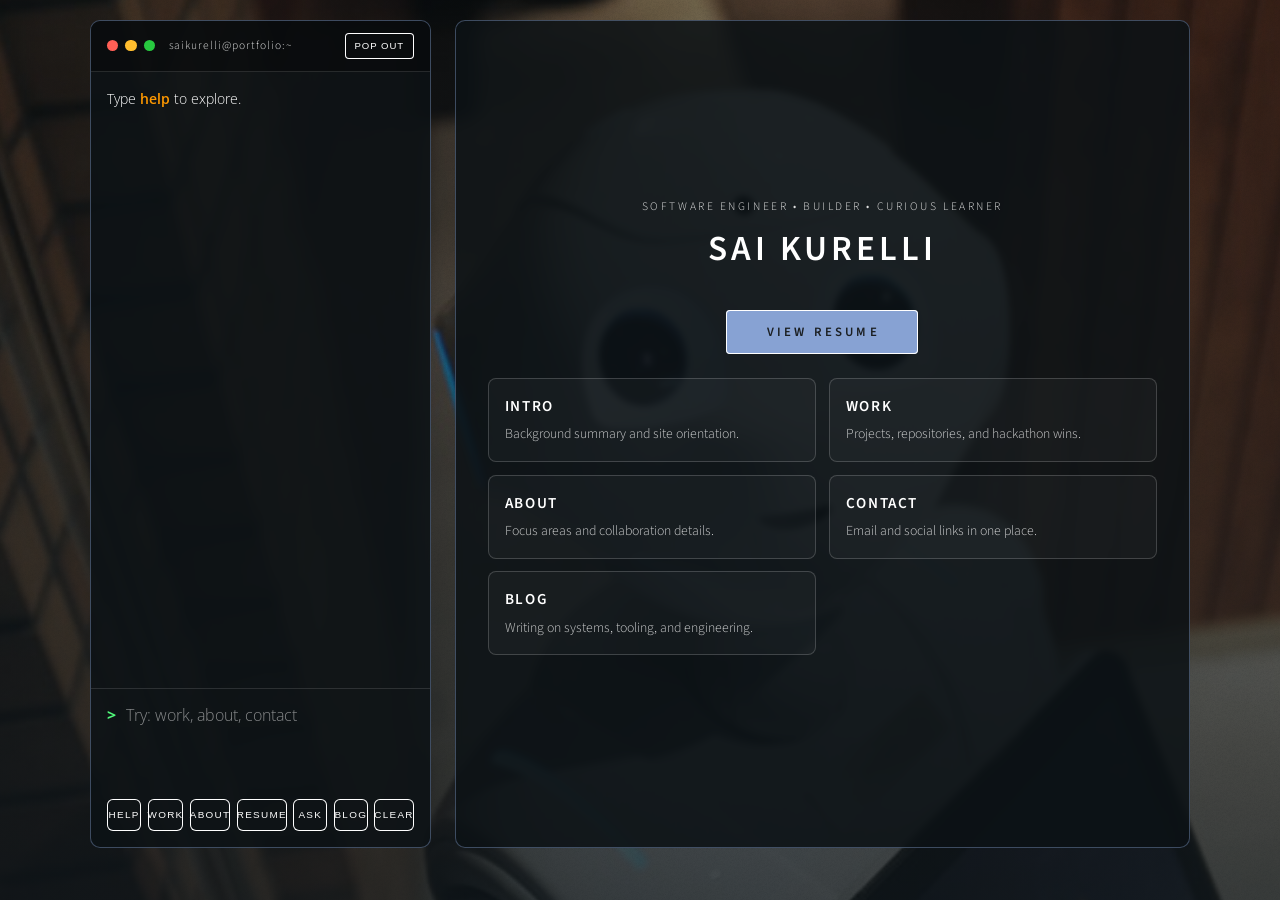
<file: index.html>
<!DOCTYPE HTML>
<!--
	Hi, thanks for checking out this website.
	Thanks to HTML5 UP for the website framework - it would have been a lot harder without it.
-->
<html>
	<head>
		<title>Sai Kurelli's website</title>
		<meta charset="utf-8" />
		<meta name="viewport" content="width=device-width, initial-scale=1, user-scalable=no" />
		<link rel="preconnect" href="https://fonts.googleapis.com" />
		<link rel="preconnect" href="https://fonts.gstatic.com" crossorigin />
		<link href="https://fonts.googleapis.com/css2?family=Open+Sans:wght@400;600;700&display=swap" rel="stylesheet" />
		<link rel="stylesheet" href="assets/css/main.css" />
		<noscript><link rel="stylesheet" href="assets/css/noscript.css" /></noscript>
	</head>
	<body class="is-preload">

		<!-- Wrapper -->
			<div id="wrapper">

				<!-- Header -->
					<header id="header">
						<div class="redesign-shell">
							<section class="terminal-pane" aria-label="Terminal preview">
								<div class="terminal-topbar">
									<span class="dot red" aria-hidden="true"></span>
									<span class="dot yellow" aria-hidden="true"></span>
									<span class="dot green" aria-hidden="true"></span>
									<p class="terminal-title">saikurelli@portfolio:~</p>
									<button type="button" id="terminal-popout" class="terminal-popout-btn" aria-label="Toggle terminal pop out">Pop Out</button>
								</div>
								<div class="terminal-output" id="terminal-output" aria-live="polite">
									<div class="terminal-line">Type <span class="code">help</span> to explore.</div>
								</div>
								<form id="terminal-form" class="terminal-input-row">
									<label for="terminal-input" class="sr-only">Terminal command</label>
									<span class="prompt">&gt;</span>
									<input type="text" id="terminal-input" autocomplete="off" placeholder="Try: work, about, contact" />
								</form>
								<div class="terminal-suggestions" id="terminal-suggestions"></div>
								<div class="terminal-controls">
									<button type="button" class="terminal-control" data-terminal-cmd="help" aria-label="Execute help command">Help</button>
									<button type="button" class="terminal-control" data-terminal-cmd="work" aria-label="Execute work command">Work</button>
									<button type="button" class="terminal-control" data-terminal-cmd="about" aria-label="Execute about command">About</button>
									<button type="button" class="terminal-control" data-terminal-cmd="resume" aria-label="Execute resume command">Resume</button>
									<button type="button" class="terminal-control" data-terminal-cmd="ask" aria-label="Execute ask command">Ask</button>
									<button type="button" class="terminal-control" data-terminal-cmd="blog" aria-label="Execute blog command">Blog</button>
									<button type="button" class="terminal-control" data-terminal-cmd="clear" aria-label="Clear terminal output">Clear</button>
								</div>
							</section>

							<section class="hero-pane">
								<p class="eyebrow">Software Engineer • Builder • Curious Learner</p>
								<h1>Sai Kurelli</h1>
								<div class="hero-body">
								<div class="resume-row">
									<a href="#resume" class="button primary">View Resume</a>
								</div>
								<div class="content-cards">
									<a href="#intro" class="content-card">
										<h3>Intro</h3>
										<p>Background summary and site orientation.</p>
									</a>
									<a href="#work" class="content-card">
										<h3>Work</h3>
										<p>Projects, repositories, and hackathon wins.</p>
									</a>
									<a href="#about" class="content-card">
										<h3>About</h3>
										<p>Focus areas and collaboration details.</p>
									</a>
									<a href="#contact" class="content-card">
										<h3>Contact</h3>
										<p>Email and social links in one place.</p>
									</a>
									<a href="/blog/" class="content-card">
										<h3>Blog</h3>
										<p>Writing on systems, tooling, and engineering.</p>
									</a>
								</div>
								</div>
							</section>
						</div>
					</header>

				<!-- Main -->
					<div id="main">

						<!-- Intro -->
							<article id="intro">
								<h2 class="major">Introduction</h2>
								<p>Hi there, my name is Sairaja Kurelli and I go by Sai Kurelli. I studied Computer Science at the University of Texas at Austin. By the way, check out my <a href="#work">awesome work</a> while you're here.</p>
								<ul>
									<li>You can find my resume at <a href="https://saikurelli.github.io/resume/">saikurelli.github.io/resume</a>.</li>
									<li>Hope you enjoy this terminal-inspired layout to make navigation fast and fun!</li>
									<li>My current focus is backend systems, exploring high-level system design concepts, and developer tooling.</li>
								</ul>
							</article>

						<!-- Work -->
							<article id="work">
								<h2 class="major">Work</h2>
								<p>Here’s my <a href="https://github.com/saikurelli">GitHub</a>, which gives a good view of what I’m working on. The contribution graph may include private projects too, so feel free to ask me about those.</p>
								<p>I also build on <a href="https://devpost.com/saikurelli">Devpost</a> — check out my hackathon submissions and project write-ups there.</p>
								<div class="box">
									<h3>Featured Focus</h3>
									<p>I’m especially interested in terminal-inspired UX patterns, practical automation scripts, and maintainable engineering decisions for real projects.</p>
								</div>
								<ul class="actions">
									<li><a href="https://github.com/saikurelli" class="button primary">Open GitHub</a></li>
									<li><a href="https://devpost.com/saikurelli" class="button">Open Devpost</a></li>
								</ul>
							</article>

						<!-- About -->
							<article id="about">
								<h2 class="major">About</h2>
								<p>I care about building practical software with clear architecture and strong developer experience. At UT Austin, I focused on systems-heavy coursework and stayed active in ACM, a close-knit CS community.</p>
								<p>I enjoy combining technical depth with community involvement and hands-on project work.</p>
								<ul>
									<li>I served as ACM’s Vice President of Finance, helping plan budgets and events.</li>
									<li>I’m still learning, and I’m always looking for ways to improve my skills and have more fun programming.</li>
									<li>I prefer iterative delivery, readable code, and maintainable engineering choices.</li>
								</ul>
							</article>

						<!-- Resume -->
						<article id="resume">
							<h2 class="major">Resume</h2>
							<p>You can view and download my full resume at the link below.</p>
							<ul class="actions">
								<li><a href="https://saikurelli.github.io/resume/" class="button primary" target="_blank" rel="noopener noreferrer">View Full Resume</a></li>
							</ul>
						</article>

					<!-- Contact -->
							<article id="contact">
								<h2 class="major">Contact</h2>
								<p>Here are the best ways to reach me.</p>
								<ul class="icons">
									<li><a href="https://github.com/saikurelli" class="icon brands fa-github"><span class="label">GitHub</span></a></li>
									<li><a href='#' id="email-link" class="icon solid fa-envelope"><span class="label">Email</span></a></li>
									<li><a href="https://www.linkedin.com/in/sai-kurelli/" class="icon brands fa-linkedin"><span class="label">LinkedIn</span></a></li>
								</ul>
								<p>Send me a message and I'll get back to you as soon as I can.</p>
								<p>Email: <span id="email-display"></span></p>
								<form method="post" action="mailto:saikurelli1@gmail.com" enctype="text/plain" name="Sai Kurelli - Website" id="contact-form">
									<div class="fields">
										<div class="field half">
											<label for="name">Name</label>
											<input type="text" name="name" id="name" />
										</div>
										<div class="field half">
											<label for="email">Email</label>
											<input type="text" name="email" id="email" />
										</div>
										<div class="field">
											<label for="message">Message</label>
											<textarea name="message" id="message" rows="4"></textarea>
										</div>
									</div>
									<ul class="actions">
										<li><input type="submit" value="Send Message" class="primary" /></li>
										<li><input type="reset" value="Reset" /></li>
									</ul>
								</form>
							</article>

					</div>

			</div>

		<!-- BG -->
			<div id="bg"></div>

		<!-- Scripts -->
			<script src="assets/js/jquery.min.js"></script>
			<script src="assets/js/browser.min.js"></script>
			<script src="assets/js/breakpoints.min.js"></script>
			<script src="assets/js/util.js"></script>
			<script src="assets/js/main.js"></script>
			<script src="assets/js/terminal.js"></script>
			<script>
				// Email obfuscation to prevent web crawler harvesting
				(function() {
					var user = 'saikur' + 'elli1';
					var domain = 'gm' + 'ail.com';
					var email = user + '@' + domain;
					var mailto = 'mai' + 'lto:' + email;

					// Set email link in icon list
					var emailLink = document.getElementById('email-link');
					if (emailLink) {
						emailLink.href = mailto;
					}

					// Set email display text
					var emailDisplay = document.getElementById('email-display');
					if (emailDisplay) {
						var displayLink = document.createElement('a');
						displayLink.href = mailto;
						displayLink.textContent = email;
						emailDisplay.appendChild(displayLink);
					}

					// Set form action
					var contactForm = document.getElementById('contact-form');
					if (contactForm) {
						contactForm.action = mailto;
					}
				})();
			</script>

	</body>
</html>
</file>
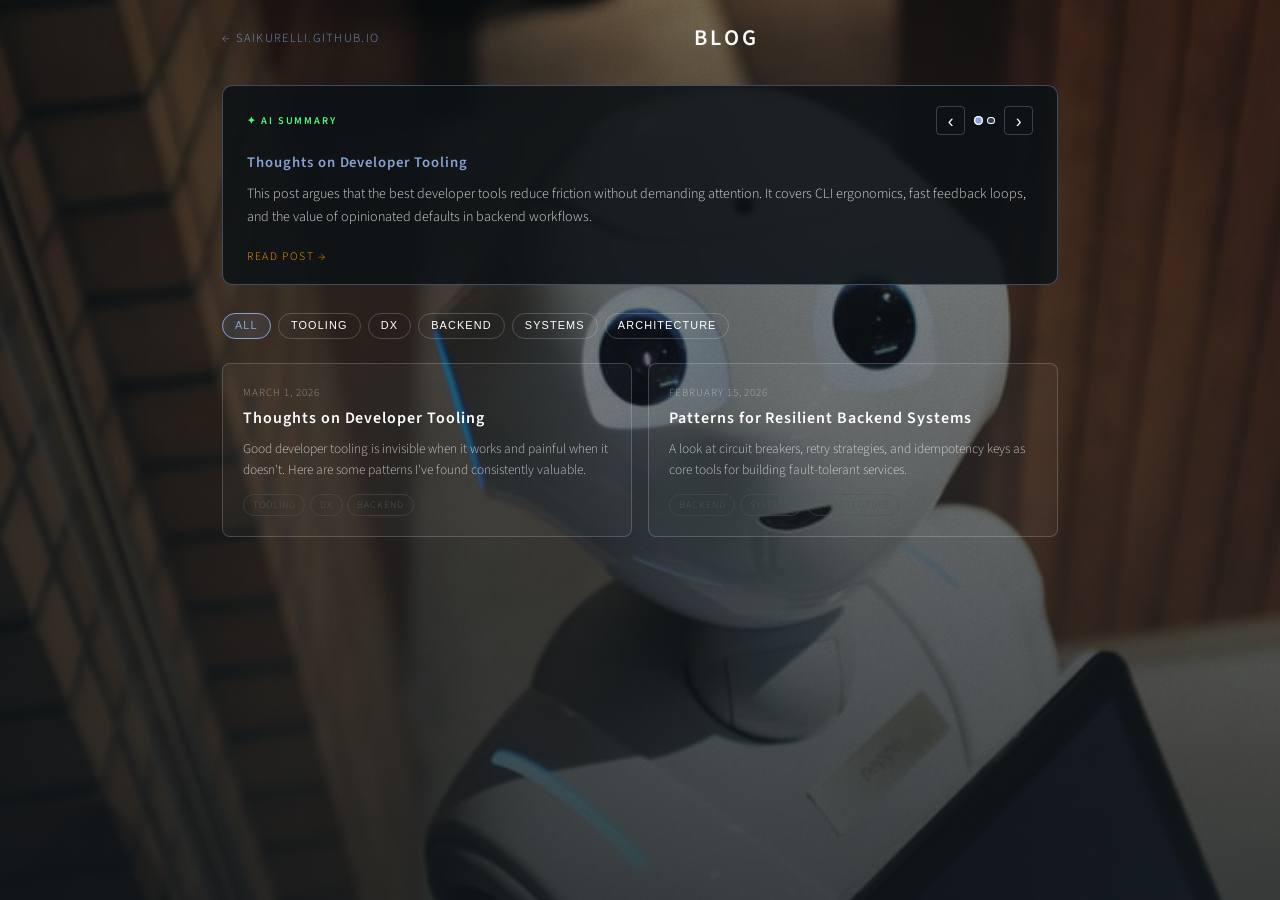
<file: blog/index.html>
<!DOCTYPE HTML>
<html>
	<head>
		<title>Blog — Sai Kurelli</title>
		<meta charset="utf-8" />
		<meta name="viewport" content="width=device-width, initial-scale=1, user-scalable=no" />
		<link rel="preconnect" href="https://fonts.googleapis.com" />
		<link rel="preconnect" href="https://fonts.gstatic.com" crossorigin />
		<link href="https://fonts.googleapis.com/css2?family=Open+Sans:wght@400;600;700&display=swap" rel="stylesheet" />
		<link rel="stylesheet" href="/assets/css/main.css" />
		<link rel="stylesheet" href="/assets/css/blog.css" />
	</head>
	<body class="blog-page">

		<div id="blog-wrapper">

			<!-- Header / nav -->
			<header class="blog-header">
				<a href="/" class="blog-back-link">← saikurelli.github.io</a>
				<h1 class="blog-page-title">Blog</h1>
			</header>

			<!-- AI Summary Slider -->
			<section class="blog-slider" id="blog-slider" aria-label="AI post summaries">
				<div class="slider-header">
					<span class="slider-label">✦ AI Summary</span>
					<div class="slider-nav">
						<button type="button" class="slider-arrow" id="slider-prev" aria-label="Previous post">&#8249;</button>
						<div class="slider-dots" id="slider-dots" role="tablist" aria-label="Slide indicators"></div>
						<button type="button" class="slider-arrow" id="slider-next" aria-label="Next post">&#8250;</button>
					</div>
				</div>
				<div class="slider-track" id="slider-track" aria-live="polite">
					<!-- Slides injected by blog.js -->
				</div>
			</section>

			<!-- Tag filter -->
			<div class="tag-filter" id="tag-filter" role="group" aria-label="Filter posts by tag">
				<!-- Populated by blog.js -->
			</div>

			<!-- Post grid -->
			<div class="post-grid" id="post-grid" aria-live="polite">
				<!-- Cards populated by blog.js -->
				<p class="post-grid-empty">Loading posts&hellip;</p>
			</div>

		</div>

		<!-- BG (matches main site visual) -->
		<div id="bg"></div>

		<script src="/assets/js/blog.js"></script>
	</body>
</html>
</file>
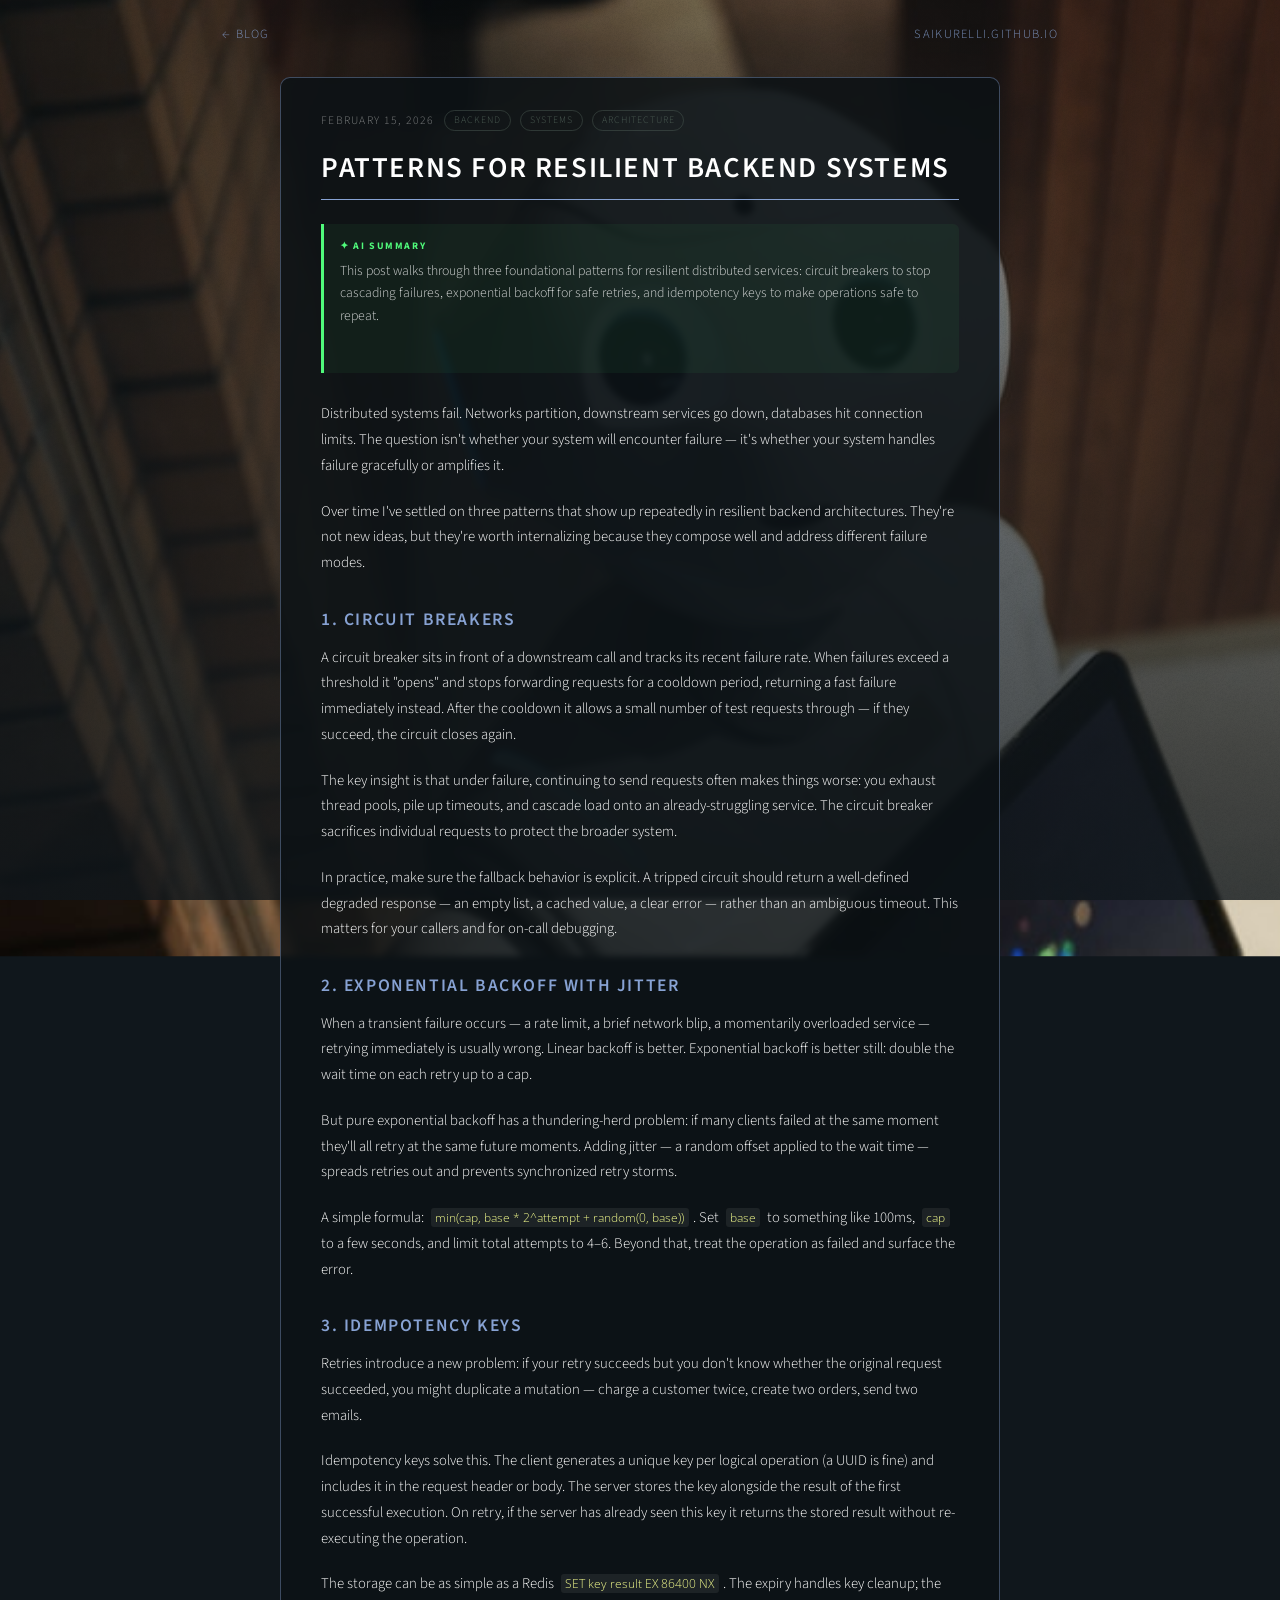
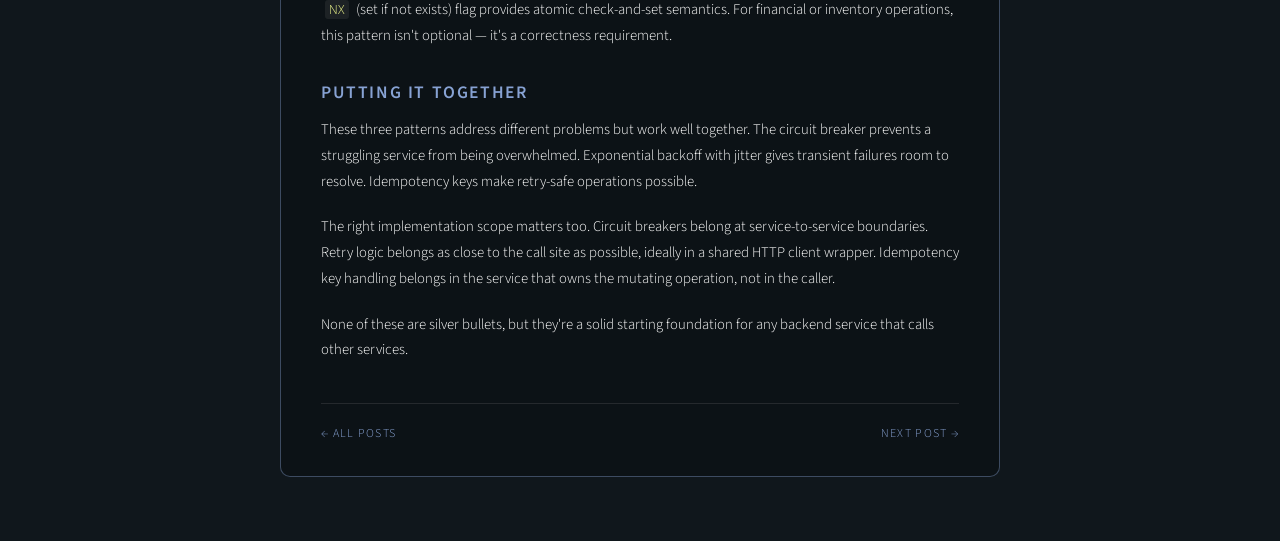
<file: blog/posts/2026-02-15-backend-systems-patterns/index.html>
<!DOCTYPE HTML>
<html>
	<head>
		<title>Patterns for Resilient Backend Systems — Sai Kurelli</title>
		<meta charset="utf-8" />
		<meta name="viewport" content="width=device-width, initial-scale=1, user-scalable=no" />
		<meta name="description" content="A look at circuit breakers, retry strategies, and idempotency keys as core tools for building fault-tolerant services." />
		<link rel="preconnect" href="https://fonts.googleapis.com" />
		<link rel="preconnect" href="https://fonts.gstatic.com" crossorigin />
		<link href="https://fonts.googleapis.com/css2?family=Open+Sans:wght@400;600;700&display=swap" rel="stylesheet" />
		<link rel="stylesheet" href="/assets/css/main.css" />
		<link rel="stylesheet" href="/assets/css/blog.css" />
	</head>
	<body class="blog-page">

		<div id="blog-wrapper">

			<!-- Header / nav -->
			<header class="blog-header">
				<a href="/blog/" class="blog-back-link">← Blog</a>
				<a href="/" class="blog-back-link" style="margin-left:auto;">saikurelli.github.io</a>
			</header>

			<!-- Post article -->
			<article class="blog-post-article">

				<div class="post-meta">
					<span class="post-meta-date">February 15, 2026</span>
					<span class="post-meta-tag">backend</span>
					<span class="post-meta-tag">systems</span>
					<span class="post-meta-tag">architecture</span>
				</div>

				<h1 class="post-heading">Patterns for Resilient Backend Systems</h1>

				<!-- AI Summary callout -->
				<div class="ai-summary-callout" aria-label="AI generated summary">
					<div class="ai-summary-callout-label">✦ AI Summary</div>
					<p class="ai-summary-callout-text">This post walks through three foundational patterns for resilient distributed services: circuit breakers to stop cascading failures, exponential backoff for safe retries, and idempotency keys to make operations safe to repeat.</p>
				</div>

				<div class="post-body">
					<p>
						Distributed systems fail. Networks partition, downstream services go down, databases hit connection limits. The question isn't whether your system will encounter failure — it's whether your system handles failure gracefully or amplifies it.
					</p>
					<p>
						Over time I've settled on three patterns that show up repeatedly in resilient backend architectures. They're not new ideas, but they're worth internalizing because they compose well and address different failure modes.
					</p>

					<h2>1. Circuit Breakers</h2>
					<p>
						A circuit breaker sits in front of a downstream call and tracks its recent failure rate. When failures exceed a threshold it "opens" and stops forwarding requests for a cooldown period, returning a fast failure immediately instead. After the cooldown it allows a small number of test requests through — if they succeed, the circuit closes again.
					</p>
					<p>
						The key insight is that under failure, continuing to send requests often makes things worse: you exhaust thread pools, pile up timeouts, and cascade load onto an already-struggling service. The circuit breaker sacrifices individual requests to protect the broader system.
					</p>
					<p>
						In practice, make sure the fallback behavior is explicit. A tripped circuit should return a well-defined degraded response — an empty list, a cached value, a clear error — rather than an ambiguous timeout. This matters for your callers and for on-call debugging.
					</p>

					<h2>2. Exponential Backoff with Jitter</h2>
					<p>
						When a transient failure occurs — a rate limit, a brief network blip, a momentarily overloaded service — retrying immediately is usually wrong. Linear backoff is better. Exponential backoff is better still: double the wait time on each retry up to a cap.
					</p>
					<p>
						But pure exponential backoff has a thundering-herd problem: if many clients failed at the same moment they'll all retry at the same future moments. Adding jitter — a random offset applied to the wait time — spreads retries out and prevents synchronized retry storms.
					</p>
					<p>
						A simple formula: <code>min(cap, base * 2^attempt + random(0, base))</code>. Set <code>base</code> to something like 100ms, <code>cap</code> to a few seconds, and limit total attempts to 4–6. Beyond that, treat the operation as failed and surface the error.
					</p>

					<h2>3. Idempotency Keys</h2>
					<p>
						Retries introduce a new problem: if your retry succeeds but you don't know whether the original request succeeded, you might duplicate a mutation — charge a customer twice, create two orders, send two emails.
					</p>
					<p>
						Idempotency keys solve this. The client generates a unique key per logical operation (a UUID is fine) and includes it in the request header or body. The server stores the key alongside the result of the first successful execution. On retry, if the server has already seen this key it returns the stored result without re-executing the operation.
					</p>
					<p>
						The storage can be as simple as a Redis <code>SET key result EX 86400 NX</code>. The expiry handles key cleanup; the <code>NX</code> (set if not exists) flag provides atomic check-and-set semantics. For financial or inventory operations, this pattern isn't optional — it's a correctness requirement.
					</p>

					<h2>Putting It Together</h2>
					<p>
						These three patterns address different problems but work well together. The circuit breaker prevents a struggling service from being overwhelmed. Exponential backoff with jitter gives transient failures room to resolve. Idempotency keys make retry-safe operations possible.
					</p>
					<p>
						The right implementation scope matters too. Circuit breakers belong at service-to-service boundaries. Retry logic belongs as close to the call site as possible, ideally in a shared HTTP client wrapper. Idempotency key handling belongs in the service that owns the mutating operation, not in the caller.
					</p>
					<p>
						None of these are silver bullets, but they're a solid starting foundation for any backend service that calls other services.
					</p>
				</div>

				<footer class="post-footer">
					<a href="/blog/" class="post-nav-link">← All Posts</a>
					<a href="/blog/posts/2026-03-01-developer-tooling-thoughts/" class="post-nav-link">Next Post →</a>
				</footer>

			</article>

		</div>

		<!-- BG -->
		<div id="bg"></div>

	</body>
</html>
</file>
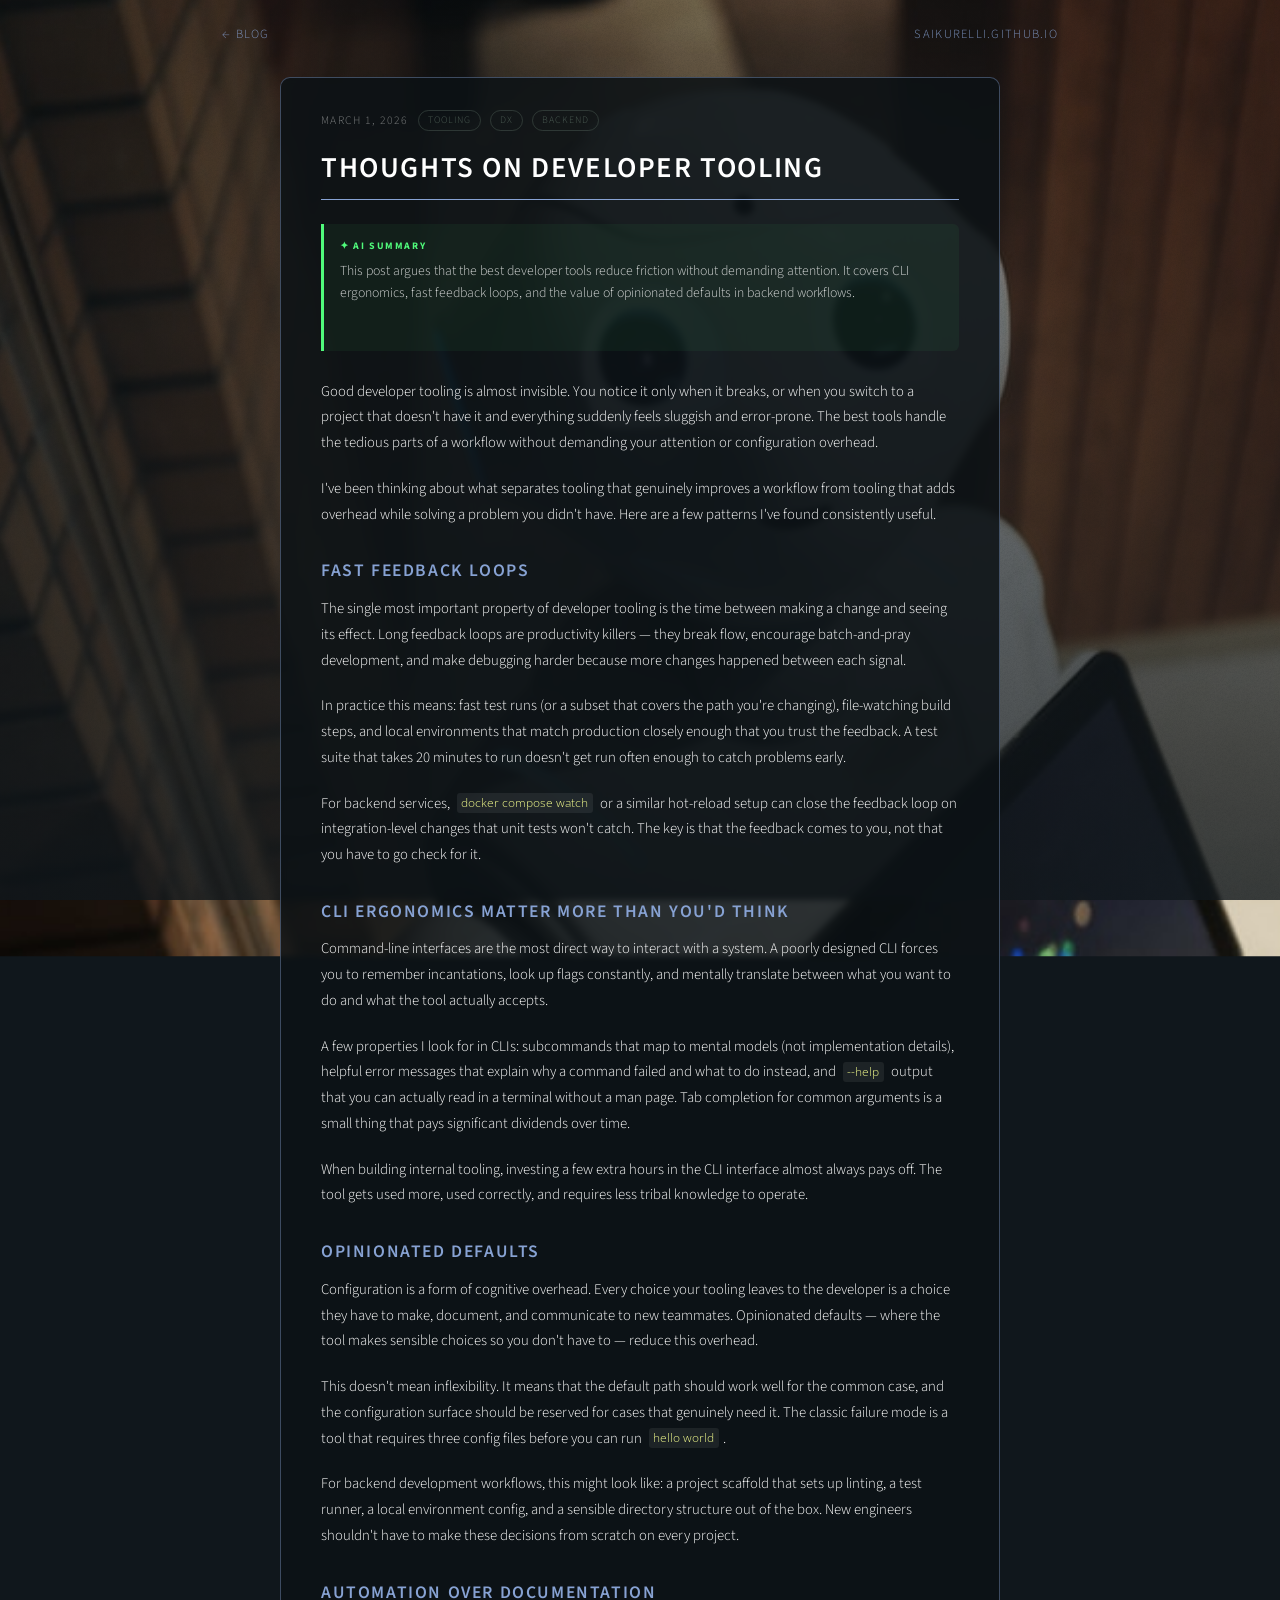
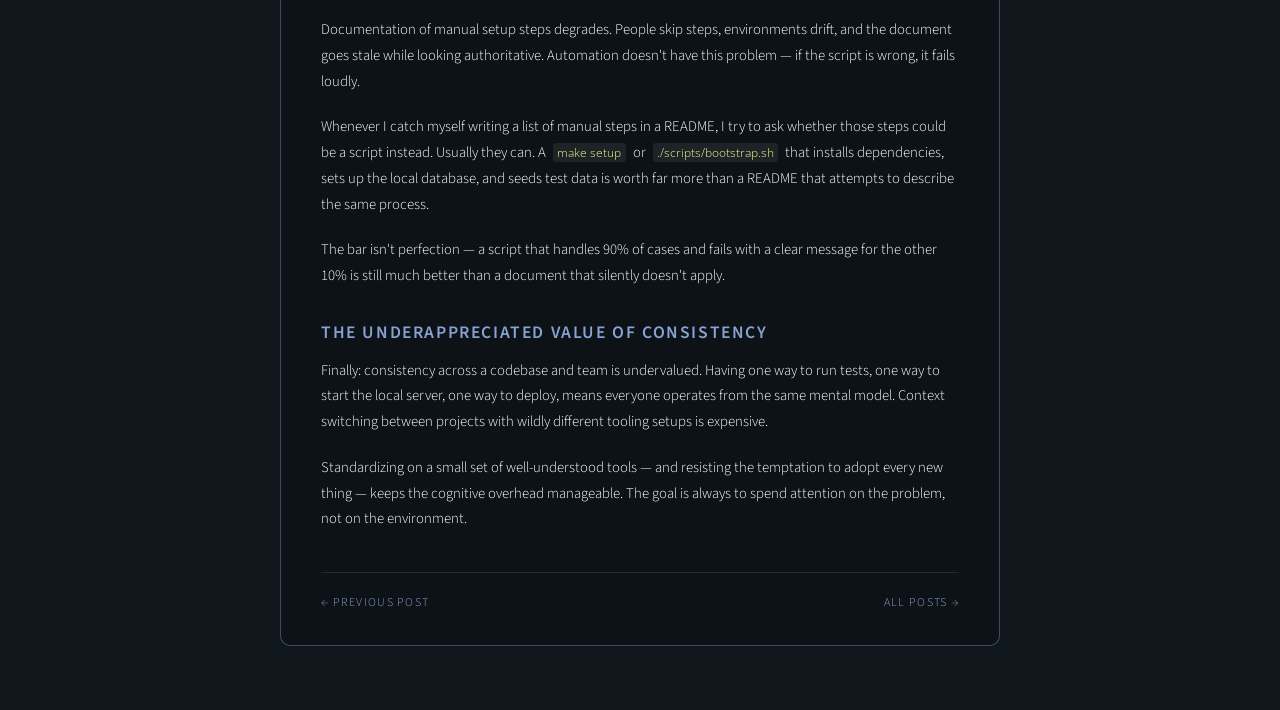
<file: blog/posts/2026-03-01-developer-tooling-thoughts/index.html>
<!DOCTYPE HTML>
<html>
	<head>
		<title>Thoughts on Developer Tooling — Sai Kurelli</title>
		<meta charset="utf-8" />
		<meta name="viewport" content="width=device-width, initial-scale=1, user-scalable=no" />
		<meta name="description" content="Good developer tooling is invisible when it works and painful when it doesn't. Here are some patterns I've found consistently valuable." />
		<link rel="preconnect" href="https://fonts.googleapis.com" />
		<link rel="preconnect" href="https://fonts.gstatic.com" crossorigin />
		<link href="https://fonts.googleapis.com/css2?family=Open+Sans:wght@400;600;700&display=swap" rel="stylesheet" />
		<link rel="stylesheet" href="/assets/css/main.css" />
		<link rel="stylesheet" href="/assets/css/blog.css" />
	</head>
	<body class="blog-page">

		<div id="blog-wrapper">

			<!-- Header / nav -->
			<header class="blog-header">
				<a href="/blog/" class="blog-back-link">← Blog</a>
				<a href="/" class="blog-back-link" style="margin-left:auto;">saikurelli.github.io</a>
			</header>

			<!-- Post article -->
			<article class="blog-post-article">

				<div class="post-meta">
					<span class="post-meta-date">March 1, 2026</span>
					<span class="post-meta-tag">tooling</span>
					<span class="post-meta-tag">dx</span>
					<span class="post-meta-tag">backend</span>
				</div>

				<h1 class="post-heading">Thoughts on Developer Tooling</h1>

				<!-- AI Summary callout -->
				<div class="ai-summary-callout" aria-label="AI generated summary">
					<div class="ai-summary-callout-label">✦ AI Summary</div>
					<p class="ai-summary-callout-text">This post argues that the best developer tools reduce friction without demanding attention. It covers CLI ergonomics, fast feedback loops, and the value of opinionated defaults in backend workflows.</p>
				</div>

				<div class="post-body">
					<p>
						Good developer tooling is almost invisible. You notice it only when it breaks, or when you switch to a project that doesn't have it and everything suddenly feels sluggish and error-prone. The best tools handle the tedious parts of a workflow without demanding your attention or configuration overhead.
					</p>
					<p>
						I've been thinking about what separates tooling that genuinely improves a workflow from tooling that adds overhead while solving a problem you didn't have. Here are a few patterns I've found consistently useful.
					</p>

					<h2>Fast Feedback Loops</h2>
					<p>
						The single most important property of developer tooling is the time between making a change and seeing its effect. Long feedback loops are productivity killers — they break flow, encourage batch-and-pray development, and make debugging harder because more changes happened between each signal.
					</p>
					<p>
						In practice this means: fast test runs (or a subset that covers the path you're changing), file-watching build steps, and local environments that match production closely enough that you trust the feedback. A test suite that takes 20 minutes to run doesn't get run often enough to catch problems early.
					</p>
					<p>
						For backend services, <code>docker compose watch</code> or a similar hot-reload setup can close the feedback loop on integration-level changes that unit tests won't catch. The key is that the feedback comes to you, not that you have to go check for it.
					</p>

					<h2>CLI Ergonomics Matter More Than You'd Think</h2>
					<p>
						Command-line interfaces are the most direct way to interact with a system. A poorly designed CLI forces you to remember incantations, look up flags constantly, and mentally translate between what you want to do and what the tool actually accepts.
					</p>
					<p>
						A few properties I look for in CLIs: subcommands that map to mental models (not implementation details), helpful error messages that explain why a command failed and what to do instead, and <code>--help</code> output that you can actually read in a terminal without a man page. Tab completion for common arguments is a small thing that pays significant dividends over time.
					</p>
					<p>
						When building internal tooling, investing a few extra hours in the CLI interface almost always pays off. The tool gets used more, used correctly, and requires less tribal knowledge to operate.
					</p>

					<h2>Opinionated Defaults</h2>
					<p>
						Configuration is a form of cognitive overhead. Every choice your tooling leaves to the developer is a choice they have to make, document, and communicate to new teammates. Opinionated defaults — where the tool makes sensible choices so you don't have to — reduce this overhead.
					</p>
					<p>
						This doesn't mean inflexibility. It means that the default path should work well for the common case, and the configuration surface should be reserved for cases that genuinely need it. The classic failure mode is a tool that requires three config files before you can run <code>hello world</code>.
					</p>
					<p>
						For backend development workflows, this might look like: a project scaffold that sets up linting, a test runner, a local environment config, and a sensible directory structure out of the box. New engineers shouldn't have to make these decisions from scratch on every project.
					</p>

					<h2>Automation Over Documentation</h2>
					<p>
						Documentation of manual setup steps degrades. People skip steps, environments drift, and the document goes stale while looking authoritative. Automation doesn't have this problem — if the script is wrong, it fails loudly.
					</p>
					<p>
						Whenever I catch myself writing a list of manual steps in a README, I try to ask whether those steps could be a script instead. Usually they can. A <code>make setup</code> or <code>./scripts/bootstrap.sh</code> that installs dependencies, sets up the local database, and seeds test data is worth far more than a README that attempts to describe the same process.
					</p>
					<p>
						The bar isn't perfection — a script that handles 90% of cases and fails with a clear message for the other 10% is still much better than a document that silently doesn't apply.
					</p>

					<h2>The Underappreciated Value of Consistency</h2>
					<p>
						Finally: consistency across a codebase and team is undervalued. Having one way to run tests, one way to start the local server, one way to deploy, means everyone operates from the same mental model. Context switching between projects with wildly different tooling setups is expensive.
					</p>
					<p>
						Standardizing on a small set of well-understood tools — and resisting the temptation to adopt every new thing — keeps the cognitive overhead manageable. The goal is always to spend attention on the problem, not on the environment.
					</p>
				</div>

				<footer class="post-footer">
					<a href="/blog/posts/2026-02-15-backend-systems-patterns/" class="post-nav-link">← Previous Post</a>
					<a href="/blog/" class="post-nav-link">All Posts →</a>
				</footer>

			</article>

		</div>

		<!-- BG -->
		<div id="bg"></div>

	</body>
</html>
</file>
<file: assets/css/noscript.css>
/*
	Dimension by HTML5 UP
	html5up.net | @ajlkn
	Free for personal and commercial use under the CCA 3.0 license (html5up.net/license)
*/

/* BG */

	body.is-preload #bg:before {
		background-color: transparent;
	}

/* Header */

	body.is-preload #header {
		-moz-filter: none;
		-webkit-filter: none;
		-ms-filter: none;
		filter: none;
	}

		body.is-preload #header > * {
			opacity: 1;
		}

		body.is-preload #header .content .inner {
			max-height: none;
			padding: 3rem 2rem;
			opacity: 1;
		}

/* Main */

	#main article {
		opacity: 1;
		margin: 4rem 0 0 0;
	}
</file>
<file: assets/css/blog.css>
/* Blog-specific styles — extends main.css theme */

/* ── Page layout ──────────────────────────────────────── */

body.blog-page {
	position: relative;
	z-index: 2;
}

#blog-wrapper {
	position: relative;
	z-index: 2;
	max-width: 900px;
	margin: 0 auto;
	padding: 1.5rem 2rem 4rem;
}

/* ── Blog header / nav ───────────────────────────────── */

.blog-header {
	display: flex;
	align-items: center;
	gap: 1rem;
	margin-bottom: 2rem;
}

.blog-back-link {
	font-size: 0.78rem;
	letter-spacing: 0.08rem;
	text-transform: uppercase;
	color: var(--primary);
	text-decoration: none;
	border-bottom: none;
	opacity: 0.85;
	transition: opacity 0.15s ease;
	white-space: nowrap;
}

.blog-back-link:hover {
	opacity: 1;
	color: var(--accent);
}

.blog-page-title {
	font-size: 1.4rem;
	letter-spacing: 0.2rem;
	text-transform: uppercase;
	margin: 0;
	flex: 1;
	text-align: center;
}

/* ── AI Summary Slider ───────────────────────────────── */

.blog-slider {
	background: var(--panel-bg);
	border: 1px solid var(--panel-border);
	border-radius: 10px;
	backdrop-filter: blur(3px);
	padding: 1.25rem 1.5rem 1rem;
	margin-bottom: 1.75rem;
}

body.theme-light .blog-slider {
	background: rgba(255, 255, 255, 0.86);
	border-color: rgba(75, 91, 83, 0.35);
}

.slider-header {
	display: flex;
	align-items: center;
	justify-content: space-between;
	margin-bottom: 1rem;
}

.slider-label {
	font-size: 0.65rem;
	letter-spacing: 0.12rem;
	text-transform: uppercase;
	color: var(--terminal-prompt);
	font-weight: 600;
}

.slider-nav {
	display: flex;
	align-items: center;
	gap: 0.6rem;
}

.slider-arrow {
	background: transparent;
	border: 1px solid rgba(255, 255, 255, 0.2);
	border-radius: 4px;
	color: #ffffff;
	width: 1.8rem;
	height: 1.8rem;
	line-height: 1.8rem;
	padding: 0;
	font-size: 1.1rem;
	cursor: pointer;
	box-shadow: none;
	letter-spacing: 0;
	text-transform: none;
	transition: border-color 0.15s ease, color 0.15s ease;
}

body.theme-light .slider-arrow {
	color: #17202a;
	border-color: rgba(75, 91, 83, 0.3);
}

.slider-arrow:hover {
	border-color: var(--accent) !important;
	color: var(--accent) !important;
	background: transparent;
}

.slider-dots {
	display: flex;
	gap: 0.35rem;
	align-items: center;
}

.slider-dot {
	width: 0.45rem;
	height: 0.45rem;
	border-radius: 999px;
	background: rgba(135, 162, 211, 0.3);
	border: none;
	padding: 0;
	cursor: pointer;
	transition: background 0.2s ease, transform 0.2s ease;
}

.slider-dot.active {
	background: var(--primary);
	transform: scale(1.3);
}

.slider-dot:hover:not(.active) {
	background: rgba(135, 162, 211, 0.6);
}

.slider-track {
	position: relative;
	min-height: 5.5rem;
}

.slider-slide {
	position: absolute;
	top: 0;
	left: 0;
	width: 100%;
	opacity: 0;
	pointer-events: none;
	transition: opacity 0.35s ease;
}

.slider-slide.active {
	opacity: 1;
	pointer-events: auto;
	position: relative;
}

.slider-post-title {
	font-size: 0.92rem;
	font-weight: 600;
	letter-spacing: 0.06rem;
	color: var(--primary);
	margin-bottom: 0.5rem;
}

body.theme-light .slider-post-title {
	color: #0369a1;
}

.slider-summary-text {
	font-size: 0.88rem;
	line-height: 1.65;
	color: rgba(255, 255, 255, 0.82);
	margin-bottom: 0.75rem;
}

body.theme-light .slider-summary-text {
	color: rgba(23, 32, 42, 0.82);
}

.slider-read-link {
	display: inline-block;
	font-size: 0.72rem;
	letter-spacing: 0.1rem;
	text-transform: uppercase;
	color: var(--accent);
	text-decoration: none;
	border-bottom: none;
	transition: opacity 0.15s ease;
}

.slider-read-link:hover {
	opacity: 0.8;
	color: var(--accent);
}

/* ── Tag filter ───────────────────────────────────────── */

.tag-filter {
	display: flex;
	flex-wrap: wrap;
	gap: 0.45rem;
	margin-bottom: 1.5rem;
}

.tag-pill {
	border: 1px solid rgba(255, 255, 255, 0.2);
	border-radius: 999px;
	padding: 0.2rem 0.75rem;
	font-size: 0.68rem;
	letter-spacing: 0.07rem;
	text-transform: uppercase;
	cursor: pointer;
	background: transparent;
	color: rgba(255, 255, 255, 0.75);
	box-shadow: none;
	height: auto;
	line-height: 1.6;
	transition: border-color 0.15s ease, color 0.15s ease, background 0.15s ease;
}

body.theme-light .tag-pill {
	color: rgba(23, 32, 42, 0.75);
	border-color: rgba(75, 91, 83, 0.35);
}

.tag-pill:hover,
.tag-pill.active {
	border-color: var(--primary) !important;
	color: var(--primary) !important;
	background: rgba(135, 162, 211, 0.12);
}

/* ── Post grid ───────────────────────────────────────── */

.post-grid {
	display: grid;
	grid-template-columns: repeat(2, minmax(0, 1fr));
	gap: 1rem;
}

.post-card {
	display: flex;
	flex-direction: column;
	padding: 1.25rem;
	border: 1px solid rgba(255, 255, 255, 0.18);
	border-radius: 8px;
	background: rgba(255, 255, 255, 0.03);
	text-decoration: none;
	border-bottom: 1px solid rgba(255, 255, 255, 0.18);
	transition: border-color 0.2s ease, background 0.2s ease;
}

.post-card:hover {
	border-color: var(--primary);
	background: rgba(135, 162, 211, 0.1);
}

body.theme-light .post-card {
	background: rgba(255, 255, 255, 0.86);
	border-color: rgba(75, 91, 83, 0.25);
}

body.theme-light .post-card:hover {
	border-color: rgba(3, 105, 161, 0.6);
	background: rgba(3, 105, 161, 0.06);
}

.post-card-date {
	font-size: 0.68rem;
	letter-spacing: 0.06rem;
	color: rgba(255, 255, 255, 0.45);
	margin-bottom: 0.4rem;
	text-transform: uppercase;
}

body.theme-light .post-card-date {
	color: rgba(23, 32, 42, 0.45);
}

.post-card-title {
	font-size: 1rem;
	font-weight: 600;
	letter-spacing: 0.06rem;
	color: #ffffff;
	margin-bottom: 0.5rem;
	line-height: 1.35;
}

body.theme-light .post-card-title {
	color: #17202a;
}

.post-card-excerpt {
	font-size: 0.84rem;
	line-height: 1.6;
	color: rgba(255, 255, 255, 0.7);
	margin-bottom: 0.85rem;
	flex: 1;
}

body.theme-light .post-card-excerpt {
	color: rgba(23, 32, 42, 0.7);
}

.post-card-tags {
	display: flex;
	flex-wrap: wrap;
	gap: 0.3rem;
	margin-top: auto;
}

.post-card-tag {
	font-size: 0.62rem;
	letter-spacing: 0.06rem;
	text-transform: uppercase;
	color: var(--secondary);
	border: 1px solid rgba(75, 91, 83, 0.5);
	border-radius: 999px;
	padding: 0.1rem 0.55rem;
}

body.theme-light .post-card-tag {
	color: var(--secondary);
	border-color: rgba(75, 91, 83, 0.4);
}

.post-grid-empty {
	grid-column: 1 / -1;
	text-align: center;
	padding: 2rem;
	color: rgba(255, 255, 255, 0.4);
	font-size: 0.88rem;
}

/* ── Individual post page ─────────────────────────────── */

.blog-post-article {
	background: var(--panel-bg);
	border: 1px solid var(--panel-border);
	border-radius: 10px;
	backdrop-filter: blur(3px);
	padding: 2rem 2.5rem;
	max-width: 720px;
	margin: 0 auto;
}

body.theme-light .blog-post-article {
	background: rgba(255, 255, 255, 0.86);
	border-color: rgba(75, 91, 83, 0.35);
}

.post-meta {
	display: flex;
	flex-wrap: wrap;
	align-items: center;
	gap: 0.6rem;
	margin-bottom: 1.25rem;
}

.post-meta-date {
	font-size: 0.72rem;
	letter-spacing: 0.08rem;
	text-transform: uppercase;
	color: rgba(255, 255, 255, 0.45);
}

body.theme-light .post-meta-date {
	color: rgba(23, 32, 42, 0.45);
}

.post-meta-tag {
	font-size: 0.62rem;
	letter-spacing: 0.06rem;
	text-transform: uppercase;
	color: var(--secondary);
	border: 1px solid rgba(75, 91, 83, 0.5);
	border-radius: 999px;
	padding: 0.1rem 0.55rem;
}

.post-heading {
	font-size: 1.8rem;
	letter-spacing: 0.1rem;
	line-height: 1.25;
	margin-bottom: 1.5rem;
	border-bottom: 1px solid var(--primary);
	padding-bottom: 0.75rem;
}

/* AI summary callout — terminal-line style TL;DR */
.ai-summary-callout {
	background: rgba(80, 250, 123, 0.05);
	border-left: 3px solid var(--terminal-prompt);
	border-radius: 0 6px 6px 0;
	padding: 0.85rem 1rem;
	margin-bottom: 1.75rem;
}

body.theme-light .ai-summary-callout {
	background: rgba(13, 107, 29, 0.06);
	border-left-color: var(--terminal-prompt);
}

.ai-summary-callout-label {
	font-size: 0.62rem;
	letter-spacing: 0.1rem;
	text-transform: uppercase;
	color: var(--terminal-prompt);
	font-weight: 700;
	margin-bottom: 0.35rem;
}

.ai-summary-callout-text {
	font-size: 0.86rem;
	line-height: 1.65;
	color: rgba(255, 255, 255, 0.8);
}

body.theme-light .ai-summary-callout-text {
	color: rgba(23, 32, 42, 0.8);
}

.post-body {
	font-size: 0.92rem;
	line-height: 1.75;
}

.post-body p {
	margin-bottom: 1.25rem;
}

.post-body h2 {
	font-size: 1.1rem;
	letter-spacing: 0.1rem;
	margin-top: 2rem;
	margin-bottom: 0.75rem;
	color: var(--primary);
}

body.theme-light .post-body h2 {
	color: #0369a1;
}

.post-body h3 {
	font-size: 0.95rem;
	letter-spacing: 0.08rem;
	margin-top: 1.5rem;
	margin-bottom: 0.5rem;
}

.post-body ul,
.post-body ol {
	padding-left: 1.5rem;
	margin-bottom: 1.25rem;
	list-style: disc;
}

.post-body ol {
	list-style: decimal;
}

.post-body li {
	margin-bottom: 0.4rem;
	line-height: 1.65;
}

.post-body code {
	font-family: "Open Sans", "Source Sans Pro", monospace;
	font-size: 0.83em;
	background: rgba(255, 255, 255, 0.07);
	border-radius: 3px;
	padding: 0.1em 0.35em;
	color: var(--terminal-value);
}

body.theme-light .post-body code {
	background: rgba(75, 91, 83, 0.1);
	color: var(--terminal-value);
}

.post-body pre {
	background: rgba(0, 0, 0, 0.35);
	border: 1px solid var(--panel-border);
	border-radius: 6px;
	padding: 1rem 1.25rem;
	overflow-x: auto;
	margin-bottom: 1.25rem;
}

body.theme-light .post-body pre {
	background: rgba(75, 91, 83, 0.08);
}

.post-body pre code {
	background: transparent;
	padding: 0;
	font-size: 0.82rem;
	line-height: 1.6;
}

.post-footer {
	display: flex;
	justify-content: space-between;
	align-items: center;
	margin-top: 2.5rem;
	padding-top: 1.25rem;
	border-top: 1px solid rgba(255, 255, 255, 0.1);
	gap: 1rem;
}

body.theme-light .post-footer {
	border-top-color: rgba(75, 91, 83, 0.2);
}

.post-nav-link {
	font-size: 0.75rem;
	letter-spacing: 0.08rem;
	text-transform: uppercase;
	color: var(--primary);
	text-decoration: none;
	border-bottom: none;
	transition: color 0.15s ease;
}

.post-nav-link:hover {
	color: var(--accent);
}

/* ── Responsive ──────────────────────────────────────── */

@media screen and (max-width: 700px) {
	#blog-wrapper {
		padding: 1.25rem 1.25rem 3rem;
	}

	.post-grid {
		grid-template-columns: 1fr;
	}

	.blog-post-article {
		padding: 1.5rem 1.25rem;
	}

	.post-heading {
		font-size: 1.4rem;
	}
}

@media screen and (max-width: 480px) {
	.blog-page-title {
		font-size: 1.1rem;
	}

	.slider-summary-text {
		font-size: 0.83rem;
	}
}
</file>
<file: assets/css/main.css>
@import url(fontawesome-all.min.css);
@import url("https://fonts.googleapis.com/css?family=Source+Sans+Pro:300italic,600italic,300,600");

/*
	Dimension by HTML5 UP
	html5up.net | @ajlkn
	Free for personal and commercial use under the CCA 3.0 license (html5up.net/license)
*/

html, body, div, span, applet, object,
iframe, h1, h2, h3, h4, h5, h6, p, blockquote,
pre, a, abbr, acronym, address, big, cite,
code, del, dfn, em, img, ins, kbd, q, s, samp,
small, strike, strong, sub, sup, tt, var, b,
u, i, center, dl, dt, dd, ol, ul, li, fieldset,
form, label, legend, table, caption, tbody,
tfoot, thead, tr, th, td, article, aside,
canvas, details, embed, figure, figcaption,
footer, header, hgroup, menu, nav, output, ruby,
section, summary, time, mark, audio, video {
	margin: 0;
	padding: 0;
	border: 0;
	font-size: 100%;
	font: inherit;
	vertical-align: baseline;}

article, aside, details, figcaption, figure,
footer, header, hgroup, menu, nav, section {
	display: block;}

body {
	line-height: 1;
}

ol, ul {
	list-style: none;
}

blockquote, q {
	quotes: none;
}

	blockquote:before, blockquote:after, q:before, q:after {
		content: '';
		content: none;
	}

table {
	border-collapse: collapse;
	border-spacing: 0;
}

body {
	-webkit-text-size-adjust: none;
}

mark {
	background-color: transparent;
	color: inherit;
}

input::-moz-focus-inner {
	border: 0;
	padding: 0;
}

input, select, textarea {
	-moz-appearance: none;
	-webkit-appearance: none;
	-ms-appearance: none;
	appearance: none;
}

/* Basic */

	@-ms-viewport {
		width: device-width;
	}

	@media screen and (max-width: 480px) {

		html, body {
			min-width: 320px;
		}

	}

	html {
		box-sizing: border-box;
	}

	*, *:before, *:after {
		box-sizing: inherit;
	}

	body {
		background: #1b1f22;
	}

		body.is-preload *, body.is-preload *:before, body.is-preload *:after {
			-moz-animation: none !important;
			-webkit-animation: none !important;
			-ms-animation: none !important;
			animation: none !important;
			-moz-transition: none !important;
			-webkit-transition: none !important;
			-ms-transition: none !important;
			transition: none !important;
		}

/* Type */

	html {
		font-size: 16pt;
	}

		@media screen and (max-width: 1680px) {

			html {
				font-size: 12pt;
			}

		}

		@media screen and (max-width: 736px) {

			html {
				font-size: 11pt;
			}

		}

		@media screen and (max-width: 360px) {

			html {
				font-size: 10pt;
			}

		}

	body, input, select, textarea {
		color: #ffffff;
		font-family: "Source Sans Pro", sans-serif;
		font-weight: 300;
		font-size: 1rem;
		line-height: 1.65;
	}

	a {
		-moz-transition: color 0.2s ease-in-out, background-color 0.2s ease-in-out, border-bottom-color 0.2s ease-in-out;
		-webkit-transition: color 0.2s ease-in-out, background-color 0.2s ease-in-out, border-bottom-color 0.2s ease-in-out;
		-ms-transition: color 0.2s ease-in-out, background-color 0.2s ease-in-out, border-bottom-color 0.2s ease-in-out;
		transition: color 0.2s ease-in-out, background-color 0.2s ease-in-out, border-bottom-color 0.2s ease-in-out;
		border-bottom: dotted 1px rgba(255, 255, 255, 0.5);
		text-decoration: none;
		color: inherit;
	}

		a:hover {
			border-bottom-color: transparent;
		}

	strong, b {
		color: #ffffff;
		font-weight: 600;
	}

	em, i {
		font-style: italic;
	}

	p {
		margin: 0 0 2rem 0;
	}

	h1, h2, h3, h4, h5, h6 {
		color: #ffffff;
		font-weight: 600;
		line-height: 1.5;
		margin: 0 0 1rem 0;
		text-transform: uppercase;
		letter-spacing: 0.2rem;
	}

		h1 a, h2 a, h3 a, h4 a, h5 a, h6 a {
			color: inherit;
			text-decoration: none;
		}

		h1.major, h2.major, h3.major, h4.major, h5.major, h6.major {
			border-bottom: solid 1px #ffffff;
			width: -moz-max-content;
			width: -webkit-max-content;
			width: -ms-max-content;
			width: max-content;
			padding-bottom: 0.5rem;
			margin: 0 0 2rem 0;
		}

	h1 {
		font-size: 2.25rem;
		line-height: 1.3;
		letter-spacing: 0.5rem;
	}

	h2 {
		font-size: 1.5rem;
		line-height: 1.4;
		letter-spacing: 0.5rem;
	}

	h3 {
		font-size: 1rem;
	}

	h4 {
		font-size: 0.8rem;
	}

	h5 {
		font-size: 0.7rem;
	}

	h6 {
		font-size: 0.6rem;
	}

	@media screen and (max-width: 736px) {

		h1 {
			font-size: 1.75rem;
			line-height: 1.4;
		}

		h2 {
			font-size: 1.25em;
			line-height: 1.5;
		}

	}

	sub {
		font-size: 0.8rem;
		position: relative;
		top: 0.5rem;
	}

	sup {
		font-size: 0.8rem;
		position: relative;
		top: -0.5rem;
	}

	blockquote {
		border-left: solid 4px #ffffff;
		font-style: italic;
		margin: 0 0 2rem 0;
		padding: 0.5rem 0 0.5rem 2rem;
	}

	code {
		background: rgba(255, 255, 255, 0.075);
		border-radius: 4px;
		font-family: "Courier New", monospace;
		font-size: 0.9rem;
		margin: 0 0.25rem;
		padding: 0.25rem 0.65rem;
	}

	pre {
		-webkit-overflow-scrolling: touch;
		font-family: "Courier New", monospace;
		font-size: 0.9rem;
		margin: 0 0 2rem 0;
	}

		pre code {
			display: block;
			line-height: 1.75;
			padding: 1rem 1.5rem;
			overflow-x: auto;
		}

	hr {
		border: 0;
		border-bottom: solid 1px #ffffff;
		margin: 2.75rem 0;
	}

	.align-left {
		text-align: left;
	}

	.align-center {
		text-align: center;
	}

	.align-right {
		text-align: right;
	}

/* Form */

	form {
		margin: 0 0 2rem 0;
	}

		form > :last-child {
			margin-bottom: 0;
		}

		form > .fields {
			display: -moz-flex;
			display: -webkit-flex;
			display: -ms-flex;
			display: flex;
			-moz-flex-wrap: wrap;
			-webkit-flex-wrap: wrap;
			-ms-flex-wrap: wrap;
			flex-wrap: wrap;
			width: calc(100% + 3rem);
			margin: -1.5rem 0 2rem -1.5rem;
		}

			form > .fields > .field {
				-moz-flex-grow: 0;
				-webkit-flex-grow: 0;
				-ms-flex-grow: 0;
				flex-grow: 0;
				-moz-flex-shrink: 0;
				-webkit-flex-shrink: 0;
				-ms-flex-shrink: 0;
				flex-shrink: 0;
				padding: 1.5rem 0 0 1.5rem;
				width: calc(100% - 1.5rem);
			}

				form > .fields > .field.half {
					width: calc(50% - 0.75rem);
				}

				form > .fields > .field.third {
					width: calc(100%/3 - 0.5rem);
				}

				form > .fields > .field.quarter {
					width: calc(25% - 0.375rem);
				}

		@media screen and (max-width: 480px) {

			form > .fields {
				width: calc(100% + 3rem);
				margin: -1.5rem 0 2rem -1.5rem;
			}

				form > .fields > .field {
					padding: 1.5rem 0 0 1.5rem;
					width: calc(100% - 1.5rem);
				}

					form > .fields > .field.half {
						width: calc(100% - 1.5rem);
					}

					form > .fields > .field.third {
						width: calc(100% - 1.5rem);
					}

					form > .fields > .field.quarter {
						width: calc(100% - 1.5rem);
					}

		}

	label {
		color: #ffffff;
		display: block;
		font-size: 0.8rem;
		font-weight: 300;
		letter-spacing: 0.2rem;
		line-height: 1.5;
		margin: 0 0 1rem 0;
		text-transform: uppercase;
	}

	input[type="text"],
	input[type="password"],
	input[type="email"],
	input[type="tel"],
	select,
	textarea {
		-moz-appearance: none;
		-webkit-appearance: none;
		-ms-appearance: none;
		appearance: none;
		-moz-transition: border-color 0.2s ease-in-out, box-shadow 0.2s ease-in-out, background-color 0.2s ease-in-out;
		-webkit-transition: border-color 0.2s ease-in-out, box-shadow 0.2s ease-in-out, background-color 0.2s ease-in-out;
		-ms-transition: border-color 0.2s ease-in-out, box-shadow 0.2s ease-in-out, background-color 0.2s ease-in-out;
		transition: border-color 0.2s ease-in-out, box-shadow 0.2s ease-in-out, background-color 0.2s ease-in-out;
		background-color: transparent;
		border-radius: 4px;
		border: solid 1px #ffffff;
		color: inherit;
		display: block;
		outline: 0;
		padding: 0 1rem;
		text-decoration: none;
		width: 100%;
	}

		input[type="text"]:invalid,
		input[type="password"]:invalid,
		input[type="email"]:invalid,
		input[type="tel"]:invalid,
		select:invalid,
		textarea:invalid {
			box-shadow: none;
		}

		input[type="text"]:focus,
		input[type="password"]:focus,
		input[type="email"]:focus,
		input[type="tel"]:focus,
		select:focus,
		textarea:focus {
			background: rgba(255, 255, 255, 0.075);
			border-color: #ffffff;
			box-shadow: 0 0 0 1px #ffffff;
		}

	select {
		background-image: url("data:image/svg+xml;charset=utf8,%3Csvg xmlns='http://www.w3.org/2000/svg' width='40' height='40' preserveAspectRatio='none' viewBox='0 0 40 40'%3E%3Cpath d='M9.4,12.3l10.4,10.4l10.4-10.4c0.2-0.2,0.5-0.4,0.9-0.4c0.3,0,0.6,0.1,0.9,0.4l3.3,3.3c0.2,0.2,0.4,0.5,0.4,0.9 c0,0.4-0.1,0.6-0.4,0.9L20.7,31.9c-0.2,0.2-0.5,0.4-0.9,0.4c-0.3,0-0.6-0.1-0.9-0.4L4.3,17.3c-0.2-0.2-0.4-0.5-0.4-0.9 c0-0.4,0.1-0.6,0.4-0.9l3.3-3.3c0.2-0.2,0.5-0.4,0.9-0.4S9.1,12.1,9.4,12.3z' fill='%23ffffff' /%3E%3C/svg%3E");
		background-size: 1.25rem;
		background-repeat: no-repeat;
		background-position: calc(100% - 1rem) center;
		height: 2.75rem;
		padding-right: 2.75rem;
		text-overflow: ellipsis;
	}

		select option {
			color: #ffffff;
			background: #1b1f22;
		}

		select:focus::-ms-value {
			background-color: transparent;
		}

		select::-ms-expand {
			display: none;
		}

	input[type="text"],
	input[type="password"],
	input[type="email"],
	select {
		height: 2.75rem;
	}

	textarea {
		padding: 0.75rem 1rem;
	}

	input[type="checkbox"],
	input[type="radio"] {
		-moz-appearance: none;
		-webkit-appearance: none;
		-ms-appearance: none;
		appearance: none;
		display: block;
		float: left;
		margin-right: -2rem;
		opacity: 0;
		width: 1rem;
		z-index: -1;
	}

		input[type="checkbox"] + label,
		input[type="radio"] + label {
			text-decoration: none;
			-moz-user-select: none;
			-webkit-user-select: none;
			-ms-user-select: none;
			user-select: none;
			color: #ffffff;
			cursor: pointer;
			display: inline-block;
			font-size: 0.8rem;
			font-weight: 300;
			margin: 0 0 0.5rem 0;
			padding-left: 2.65rem;
			padding-right: 0.75rem;
			position: relative;
		}

			input[type="checkbox"] + label:before,
			input[type="radio"] + label:before {
				-moz-osx-font-smoothing: grayscale;
				-webkit-font-smoothing: antialiased;
				display: inline-block;
				font-style: normal;
				font-variant: normal;
				text-rendering: auto;
				line-height: 1;
				text-transform: none !important;
				font-family: 'Font Awesome 5 Free';
				font-weight: 900;
			}

			input[type="checkbox"] + label:before,
			input[type="radio"] + label:before {
				-moz-transition: border-color 0.2s ease-in-out, box-shadow 0.2s ease-in-out, background-color 0.2s ease-in-out;
				-webkit-transition: border-color 0.2s ease-in-out, box-shadow 0.2s ease-in-out, background-color 0.2s ease-in-out;
				-ms-transition: border-color 0.2s ease-in-out, box-shadow 0.2s ease-in-out, background-color 0.2s ease-in-out;
				transition: border-color 0.2s ease-in-out, box-shadow 0.2s ease-in-out, background-color 0.2s ease-in-out;
				border-radius: 4px;
				border: solid 1px #ffffff;
				content: '';
				display: inline-block;
				height: 1.65rem;
				left: 0;
				line-height: 1.65rem;
				position: absolute;
				text-align: center;
				top: -0.15rem;
				width: 1.65rem;
			}

		input[type="checkbox"]:checked + label:before,
		input[type="radio"]:checked + label:before {
			background: #ffffff !important;
			border-color: #ffffff !important;
			color: #1b1f22;
			content: '\f00c';
		}

		input[type="checkbox"]:focus + label:before,
		input[type="radio"]:focus + label:before {
			background: rgba(255, 255, 255, 0.075);
			border-color: #ffffff;
			box-shadow: 0 0 0 1px #ffffff;
		}

	input[type="checkbox"] + label:before {
		border-radius: 4px;
	}

	input[type="radio"] + label:before {
		border-radius: 100%;
	}

	::-webkit-input-placeholder {
		color: rgba(255, 255, 255, 0.5) !important;
		opacity: 1.0;
	}

	:-moz-placeholder {
		color: rgba(255, 255, 255, 0.5) !important;
		opacity: 1.0;
	}

	::-moz-placeholder {
		color: rgba(255, 255, 255, 0.5) !important;
		opacity: 1.0;
	}

	:-ms-input-placeholder {
		color: rgba(255, 255, 255, 0.5) !important;
		opacity: 1.0;
	}

	.formerize-placeholder {
		color: rgba(255, 255, 255, 0.5) !important;
		opacity: 1.0;
	}

/* Box */

	.box {
		border-radius: 4px;
		border: solid 1px #ffffff;
		margin-bottom: 2rem;
		padding: 1.5em;
	}

		.box > :last-child,
		.box > :last-child > :last-child,
		.box > :last-child > :last-child > :last-child {
			margin-bottom: 0;
		}

		.box.alt {
			border: 0;
			border-radius: 0;
			padding: 0;
		}

/* Icon */

	.icon {
		text-decoration: none;
		border-bottom: none;
		position: relative;
	}

		.icon:before {
			-moz-osx-font-smoothing: grayscale;
			-webkit-font-smoothing: antialiased;
			display: inline-block;
			font-style: normal;
			font-variant: normal;
			text-rendering: auto;
			line-height: 1;
			text-transform: none !important;
			font-family: 'Font Awesome 5 Free';
			font-weight: 400;
		}

		.icon > .label {
			display: none;
		}

		.icon:before {
			line-height: inherit;
		}

		.icon.solid:before {
			font-weight: 900;
		}

		.icon.brands:before {
			font-family: 'Font Awesome 5 Brands';
		}

/* Image */

	.image {
		border-radius: 4px;
		border: 0;
		display: inline-block;
		position: relative;
	}

		.image:before {
			pointer-events: none;
			background-image: url("../../images/overlay.png");
			background-color: rgba(19, 21, 25, 0.5);
			border-radius: 4px;
			content: '';
			display: block;
			height: 100%;
			left: 0;
			opacity: 0.5;
			position: absolute;
			top: 0;
			width: 100%;
		}

		.image img {
			border-radius: 4px;
			display: block;
		}

		.image.left, .image.right {
			max-width: 40%;
		}

			.image.left img, .image.right img {
				width: 100%;
			}

		.image.left {
			float: left;
			padding: 0 1.5em 1em 0;
			top: 0.25em;
		}

		.image.right {
			float: right;
			padding: 0 0 1em 1.5em;
			top: 0.25em;
		}

		.image.fit {
			display: block;
			margin: 0 0 2rem 0;
			width: 100%;
		}

			.image.fit img {
				width: 100%;
			}

		.image.main {
			display: block;
			margin: 2.5rem 0;
			width: 100%;
		}

			.image.main img {
				width: 100%;
			}

		@media screen and (max-width: 736px) {

			.image.main {
				margin: 2rem 0;
			}

		}

		@media screen and (max-width: 480px) {

			.image.main {
				margin: 1.5rem 0;
			}

		}

/* List */

	ol {
		list-style: decimal;
		margin: 0 0 2rem 0;
		padding-left: 1.25em;
	}

		ol li {
			padding-left: 0.25em;
		}

	ul {
		list-style: disc;
		margin: 0 0 2rem 0;
		padding-left: 1em;
	}

		ul li {
			padding-left: 0.5em;
		}

		ul.alt {
			list-style: none;
			padding-left: 0;
		}

			ul.alt li {
				border-top: solid 1px #ffffff;
				padding: 0.5em 0;
			}

				ul.alt li:first-child {
					border-top: 0;
					padding-top: 0;
				}

	dl {
		margin: 0 0 2rem 0;
	}

		dl dt {
			display: block;
			font-weight: 600;
			margin: 0 0 1rem 0;
		}

		dl dd {
			margin-left: 2rem;
		}

/* Actions */

	ul.actions {
		display: -moz-flex;
		display: -webkit-flex;
		display: -ms-flex;
		display: flex;
		cursor: default;
		list-style: none;
		margin-left: -1rem;
		padding-left: 0;
	}

		ul.actions li {
			padding: 0 0 0 1rem;
			vertical-align: middle;
		}

		ul.actions.special {
			-moz-justify-content: center;
			-webkit-justify-content: center;
			-ms-justify-content: center;
			justify-content: center;
			width: 100%;
			margin-left: 0;
		}

			ul.actions.special li:first-child {
				padding-left: 0;
			}

		ul.actions.stacked {
			-moz-flex-direction: column;
			-webkit-flex-direction: column;
			-ms-flex-direction: column;
			flex-direction: column;
			margin-left: 0;
		}

			ul.actions.stacked li {
				padding: 1.3rem 0 0 0;
			}

				ul.actions.stacked li:first-child {
					padding-top: 0;
				}

		ul.actions.fit {
			width: calc(100% + 1rem);
		}

			ul.actions.fit li {
				-moz-flex-grow: 1;
				-webkit-flex-grow: 1;
				-ms-flex-grow: 1;
				flex-grow: 1;
				-moz-flex-shrink: 1;
				-webkit-flex-shrink: 1;
				-ms-flex-shrink: 1;
				flex-shrink: 1;
				width: 100%;
			}

				ul.actions.fit li > * {
					width: 100%;
				}

			ul.actions.fit.stacked {
				width: 100%;
			}

		@media screen and (max-width: 480px) {

			ul.actions:not(.fixed) {
				-moz-flex-direction: column;
				-webkit-flex-direction: column;
				-ms-flex-direction: column;
				flex-direction: column;
				margin-left: 0;
				width: 100% !important;
			}

				ul.actions:not(.fixed) li {
					-moz-flex-grow: 1;
					-webkit-flex-grow: 1;
					-ms-flex-grow: 1;
					flex-grow: 1;
					-moz-flex-shrink: 1;
					-webkit-flex-shrink: 1;
					-ms-flex-shrink: 1;
					flex-shrink: 1;
					padding: 1rem 0 0 0;
					text-align: center;
					width: 100%;
				}

					ul.actions:not(.fixed) li > * {
						width: 100%;
					}

					ul.actions:not(.fixed) li:first-child {
						padding-top: 0;
					}

					ul.actions:not(.fixed) li input[type="submit"],
					ul.actions:not(.fixed) li input[type="reset"],
					ul.actions:not(.fixed) li input[type="button"],
					ul.actions:not(.fixed) li button,
					ul.actions:not(.fixed) li .button {
						width: 100%;
					}

						ul.actions:not(.fixed) li input[type="submit"].icon:before,
						ul.actions:not(.fixed) li input[type="reset"].icon:before,
						ul.actions:not(.fixed) li input[type="button"].icon:before,
						ul.actions:not(.fixed) li button.icon:before,
						ul.actions:not(.fixed) li .button.icon:before {
							margin-left: -0.5em;
						}

		}

/* Icons */

	ul.icons {
		cursor: default;
		list-style: none;
		padding-left: 0;
	}

		ul.icons li {
			display: inline-block;
			padding: 0 0.75em 0 0;
		}

			ul.icons li:last-child {
				padding-right: 0;
			}

			ul.icons li a {
				border-radius: 100%;
				box-shadow: inset 0 0 0 1px #ffffff;
				display: inline-block;
				height: 2.25rem;
				line-height: 2.25rem;
				text-align: center;
				width: 2.25rem;
			}

				ul.icons li a:hover {
					background-color: rgba(255, 255, 255, 0.075);
				}

				ul.icons li a:active {
					background-color: rgba(255, 255, 255, 0.175);
				}

/* Table */

	.table-wrapper {
		-webkit-overflow-scrolling: touch;
		overflow-x: auto;
	}

	table {
		margin: 0 0 2rem 0;
		width: 100%;
	}

		table tbody tr {
			border: solid 1px #ffffff;
			border-left: 0;
			border-right: 0;
		}

			table tbody tr:nth-child(2n + 1) {
				background-color: rgba(255, 255, 255, 0.075);
			}

		table td {
			padding: 0.75em 0.75em;
		}

		table th {
			color: #ffffff;
			font-size: 0.9em;
			font-weight: 600;
			padding: 0 0.75em 0.75em 0.75em;
			text-align: left;
		}

		table thead {
			border-bottom: solid 2px #ffffff;
		}

		table tfoot {
			border-top: solid 2px #ffffff;
		}

		table.alt {
			border-collapse: separate;
		}

			table.alt tbody tr td {
				border: solid 1px #ffffff;
				border-left-width: 0;
				border-top-width: 0;
			}

				table.alt tbody tr td:first-child {
					border-left-width: 1px;
				}

			table.alt tbody tr:first-child td {
				border-top-width: 1px;
			}

			table.alt thead {
				border-bottom: 0;
			}

			table.alt tfoot {
				border-top: 0;
			}

/* Button */

	input[type="submit"],
	input[type="reset"],
	input[type="button"],
	button,
	.button {
		-moz-appearance: none;
		-webkit-appearance: none;
		-ms-appearance: none;
		appearance: none;
		-moz-transition: background-color 0.2s ease-in-out, color 0.2s ease-in-out;
		-webkit-transition: background-color 0.2s ease-in-out, color 0.2s ease-in-out;
		-ms-transition: background-color 0.2s ease-in-out, color 0.2s ease-in-out;
		transition: background-color 0.2s ease-in-out, color 0.2s ease-in-out;
		background-color: transparent;
		border-radius: 4px;
		border: 0;
		box-shadow: inset 0 0 0 1px #ffffff;
		color: #ffffff !important;
		cursor: pointer;
		display: inline-block;
		font-size: 0.8rem;
		font-weight: 300;
		height: 2.75rem;
		letter-spacing: 0.2rem;
		line-height: 2.75rem;
		outline: 0;
		padding: 0 1.25rem 0 1.35rem;
		text-align: center;
		text-decoration: none;
		text-transform: uppercase;
		white-space: nowrap;
	}

		input[type="submit"]:hover,
		input[type="reset"]:hover,
		input[type="button"]:hover,
		button:hover,
		.button:hover {
			background-color: rgba(255, 255, 255, 0.075);
		}

		input[type="submit"]:active,
		input[type="reset"]:active,
		input[type="button"]:active,
		button:active,
		.button:active {
			background-color: rgba(255, 255, 255, 0.175);
		}

		input[type="submit"].icon:before,
		input[type="reset"].icon:before,
		input[type="button"].icon:before,
		button.icon:before,
		.button.icon:before {
			margin-right: 0.5em;
		}

		input[type="submit"].fit,
		input[type="reset"].fit,
		input[type="button"].fit,
		button.fit,
		.button.fit {
			width: 100%;
		}

		input[type="submit"].small,
		input[type="reset"].small,
		input[type="button"].small,
		button.small,
		.button.small {
			font-size: 0.6rem;
			height: 2.0625rem;
			line-height: 2.0625rem;
		}

		input[type="submit"].primary,
		input[type="reset"].primary,
		input[type="button"].primary,
		button.primary,
		.button.primary {
			background-color: #ffffff;
			color: #1b1f22 !important;
			font-weight: 600;
		}

		input[type="submit"].disabled, input[type="submit"]:disabled,
		input[type="reset"].disabled,
		input[type="reset"]:disabled,
		input[type="button"].disabled,
		input[type="button"]:disabled,
		button.disabled,
		button:disabled,
		.button.disabled,
		.button:disabled {
			pointer-events: none;
			cursor: default;
			opacity: 0.25;
		}

	input[type="submit"],
	input[type="reset"],
	input[type="button"],
	button {
		line-height: calc(2.75rem - 2px);
	}

/* BG */

	#bg {
		-moz-transform: scale(1.0);
		-webkit-transform: scale(1.0);
		-ms-transform: scale(1.0);
		transform: scale(1.0);
		-webkit-backface-visibility: hidden;
		position: fixed;
		top: 0;
		left: 0;
		width: 100%;
		height: 100vh;
		z-index: 1;
	}

		#bg:before, #bg:after {
			content: '';
			display: block;
			position: absolute;
			top: 0;
			left: 0;
			width: 100%;
			height: 100%;
		}

		#bg:before {
			-moz-transition: background-color 2.5s ease-in-out;
			-webkit-transition: background-color 2.5s ease-in-out;
			-ms-transition: background-color 2.5s ease-in-out;
			transition: background-color 2.5s ease-in-out;
			-moz-transition-delay: 0.75s;
			-webkit-transition-delay: 0.75s;
			-ms-transition-delay: 0.75s;
			transition-delay: 0.75s;
			background-image: linear-gradient(to top, rgba(19, 21, 25, 0.5), rgba(19, 21, 25, 0.5)), url("../../images/overlay.png");
			background-size: auto,
 256px 256px;
			background-position: center,
 center;
			background-repeat: no-repeat,
 repeat;
			z-index: 2;
		}

		#bg:after {
			-moz-transform: scale(1.125);
			-webkit-transform: scale(1.125);
			-ms-transform: scale(1.125);
			transform: scale(1.125);
			-moz-transition: -moz-transform 0.15s ease-in-out, -moz-filter 0.15s ease-in-out;
			-webkit-transition: -webkit-transform 0.15s ease-in-out, -webkit-filter 0.15s ease-in-out;
			-ms-transition: -ms-transform 0.15s ease-in-out, -ms-filter 0.15s ease-in-out;
			transition: transform 0.15s ease-in-out, filter 0.15s ease-in-out;
			background-image: url("../../images/robot.jfif");
			background-position: center;
			background-size: cover;
			background-repeat: no-repeat;
			z-index: 1;
		}

		body.is-article-visible #bg:after {
			-moz-transform: scale(1.0825);
			-webkit-transform: scale(1.0825);
			-ms-transform: scale(1.0825);
			transform: scale(1.0825);
			-moz-filter: blur(0.2rem);
			-webkit-filter: blur(0.2rem);
			-ms-filter: blur(0.2rem);
			filter: blur(0.2rem);
		}

		body.is-preload #bg:before {
			background-color: #53b658;
		}

/* Wrapper */

	#wrapper {
		display: -moz-flex;
		display: -webkit-flex;
		display: -ms-flex;
		display: flex;
		-moz-flex-direction: column;
		-webkit-flex-direction: column;
		-ms-flex-direction: column;
		flex-direction: column;
		-moz-align-items: center;
		-webkit-align-items: center;
		-ms-align-items: center;
		align-items: center;
		-moz-justify-content: space-between;
		-webkit-justify-content: space-between;
		-ms-justify-content: space-between;
		justify-content: space-between;
		position: relative;
		min-height: 100vh;
		width: 100%;
		padding: 4rem 2rem;
		z-index: 3;
	}

		#wrapper:before {
			content: '';
			display: block;
		}

		@media screen and (max-width: 1680px) {

			#wrapper {
				padding: 3rem 2rem;
			}

		}

		@media screen and (max-width: 736px) {

			#wrapper {
				padding: 2rem 1rem;
			}

		}

		@media screen and (max-width: 480px) {

			#wrapper {
				padding: 1rem;
			}

		}

/* Header */

	#header {
		display: -moz-flex;
		display: -webkit-flex;
		display: -ms-flex;
		display: flex;
		-moz-flex-direction: column;
		-webkit-flex-direction: column;
		-ms-flex-direction: column;
		flex-direction: column;
		-moz-align-items: center;
		-webkit-align-items: center;
		-ms-align-items: center;
		align-items: center;
		-moz-transition: -moz-transform 0.15s ease-in-out, -moz-filter 0.15s ease-in-out, opacity 0.15s ease-in-out;
		-webkit-transition: -webkit-transform 0.15s ease-in-out, -webkit-filter 0.15s ease-in-out, opacity 0.15s ease-in-out;
		-ms-transition: -ms-transform 0.15s ease-in-out, -ms-filter 0.15s ease-in-out, opacity 0.15s ease-in-out;
		transition: transform 0.15s ease-in-out, filter 0.15s ease-in-out, opacity 0.15s ease-in-out;
		background-image: -moz-radial-gradient(rgba(0, 0, 0, 0.25) 25%, rgba(0, 0, 0, 0) 55%);
		background-image: -webkit-radial-gradient(rgba(0, 0, 0, 0.25) 25%, rgba(0, 0, 0, 0) 55%);
		background-image: -ms-radial-gradient(rgba(0, 0, 0, 0.25) 25%, rgba(0, 0, 0, 0) 55%);
		background-image: radial-gradient(rgba(0, 0, 0, 0.25) 25%, rgba(0, 0, 0, 0) 55%);
		max-width: 100%;
		text-align: center;
	}

		#header > * {
			-moz-transition: opacity 0.15s ease-in-out;
			-webkit-transition: opacity 0.15s ease-in-out;
			-ms-transition: opacity 0.15s ease-in-out;
			transition: opacity 0.15s ease-in-out;
			position: relative;
			margin-top: 3.5rem;
		}

			#header > *:before {
				content: '';
				display: block;
				position: absolute;
				top: calc(-3.5rem - 1px);
				left: calc(50% - 1px);
				width: 1px;
				height: calc(3.5rem + 1px);
				background: #ffffff;
			}

		#header > :first-child {
			margin-top: 0;
		}

			#header > :first-child:before {
				display: none;
			}

		#header .logo {
			width: 5.5rem;
			height: 5.5rem;
			line-height: 5.5rem;
			border: solid 1px #ffffff;
			border-radius: 100%;
		}

			#header .logo .icon:before {
				font-size: 2rem;
			}

		#header .content {
			border-style: solid;
			border-color: #ffffff;
			border-top-width: 1px;
			border-bottom-width: 1px;
			max-width: 100%;
		}

			#header .content .inner {
				-moz-transition: max-height 0.75s ease, padding 0.75s ease, opacity 0.325s ease-in-out;
				-webkit-transition: max-height 0.75s ease, padding 0.75s ease, opacity 0.325s ease-in-out;
				-ms-transition: max-height 0.75s ease, padding 0.75s ease, opacity 0.325s ease-in-out;
				transition: max-height 0.75s ease, padding 0.75s ease, opacity 0.325s ease-in-out;
				-moz-transition-delay: 0.25s;
				-webkit-transition-delay: 0.25s;
				-ms-transition-delay: 0.25s;
				transition-delay: 0.25s;
				padding: 3rem 2rem;
				max-height: 40rem;
				overflow: hidden;
			}

				#header .content .inner > :last-child {
					margin-bottom: 0;
				}

			#header .content p {
				text-transform: uppercase;
				letter-spacing: 0.2rem;
				font-size: 0.8rem;
				line-height: 2;
			}

		#header nav ul {
			display: -moz-flex;
			display: -webkit-flex;
			display: -ms-flex;
			display: flex;
			margin-bottom: 0;
			list-style: none;
			padding-left: 0;
			border: solid 1px #ffffff;
			border-radius: 4px;
		}

			#header nav ul li {
				padding-left: 0;
				border-left: solid 1px #ffffff;
			}

				#header nav ul li:first-child {
					border-left: 0;
				}

				#header nav ul li a {
					display: block;
					min-width: 7.5rem;
					height: 2.75rem;
					line-height: 2.75rem;
					padding: 0 1.25rem 0 1.45rem;
					text-transform: uppercase;
					letter-spacing: 0.2rem;
					font-size: 0.8rem;
					border-bottom: 0;
				}

					#header nav ul li a:hover {
						background-color: rgba(255, 255, 255, 0.075);
					}

					#header nav ul li a:active {
						background-color: rgba(255, 255, 255, 0.175);
					}

		#header nav.use-middle:after {
			content: '';
			display: block;
			position: absolute;
			top: 0;
			left: calc(50% - 1px);
			width: 1px;
			height: 100%;
			background: #ffffff;
		}

		#header nav.use-middle ul li.is-middle {
			border-left: 0;
		}

		body.is-article-visible #header {
			-moz-transform: scale(0.95);
			-webkit-transform: scale(0.95);
			-ms-transform: scale(0.95);
			transform: scale(0.95);
			-moz-filter: blur(0.1rem);
			-webkit-filter: blur(0.1rem);
			-ms-filter: blur(0.1rem);
			filter: blur(0.1rem);
			opacity: 0;
		}

		body.is-preload #header {
			-moz-filter: blur(0.125rem);
			-webkit-filter: blur(0.125rem);
			-ms-filter: blur(0.125rem);
			filter: blur(0.125rem);
		}

			body.is-preload #header > * {
				opacity: 0;
			}

			body.is-preload #header .content .inner {
				max-height: 0;
				padding-top: 0;
				padding-bottom: 0;
				opacity: 0;
			}

		@media screen and (max-width: 980px) {

			#header .content p br {
				display: none;
			}

		}

		@media screen and (max-width: 736px) {

			#header > * {
				margin-top: 2rem;
			}

				#header > *:before {
					top: calc(-2rem - 1px);
					height: calc(2rem + 1px);
				}

			#header .logo {
				width: 4.75rem;
				height: 4.75rem;
				line-height: 4.75rem;
			}

				#header .logo .icon:before {
					font-size: 1.75rem;
				}

			#header .content .inner {
				padding: 2.5rem 1rem;
			}

			#header .content p {
				line-height: 1.875;
			}

		}

		@media screen and (max-width: 480px) {

			#header {
				padding: 1.5rem 0;
			}

				#header .content .inner {
					padding: 2.5rem 0;
				}

				#header nav ul {
					-moz-flex-direction: column;
					-webkit-flex-direction: column;
					-ms-flex-direction: column;
					flex-direction: column;
					min-width: 10rem;
					max-width: 100%;
				}

					#header nav ul li {
						border-left: 0;
						border-top: solid 1px #ffffff;
					}

						#header nav ul li:first-child {
							border-top: 0;
						}

						#header nav ul li a {
							height: 3rem;
							line-height: 3rem;
							min-width: 0;
							width: 100%;
						}

				#header nav.use-middle:after {
					display: none;
				}

		}

/* Main */

	#main {
		-moz-flex-grow: 1;
		-webkit-flex-grow: 1;
		-ms-flex-grow: 1;
		flex-grow: 1;
		-moz-flex-shrink: 1;
		-webkit-flex-shrink: 1;
		-ms-flex-shrink: 1;
		flex-shrink: 1;
		display: -moz-flex;
		display: -webkit-flex;
		display: -ms-flex;
		display: flex;
		-moz-align-items: center;
		-webkit-align-items: center;
		-ms-align-items: center;
		align-items: center;
		-moz-justify-content: center;
		-webkit-justify-content: center;
		-ms-justify-content: center;
		justify-content: center;
		-moz-flex-direction: column;
		-webkit-flex-direction: column;
		-ms-flex-direction: column;
		flex-direction: column;
		position: relative;
		max-width: 100%;
		z-index: 3;
	}

		#main article {
			-moz-transform: translateY(0.25rem);
			-webkit-transform: translateY(0.25rem);
			-ms-transform: translateY(0.25rem);
			transform: translateY(0.25rem);
			-moz-transition: opacity 0.15s ease-in-out, -moz-transform 0.15s ease-in-out;
			-webkit-transition: opacity 0.15s ease-in-out, -webkit-transform 0.15s ease-in-out;
			-ms-transition: opacity 0.15s ease-in-out, -ms-transform 0.15s ease-in-out;
			transition: opacity 0.15s ease-in-out, transform 0.15s ease-in-out;
			padding: 4.5rem 2.5rem 1.5rem 2.5rem ;
			position: relative;
			width: 40rem;
			max-width: 100%;
			background-color: rgba(27, 31, 34, 0.85);
			border-radius: 4px;
			opacity: 0;
		}

			#main article.active {
				-moz-transform: translateY(0);
				-webkit-transform: translateY(0);
				-ms-transform: translateY(0);
				transform: translateY(0);
				opacity: 1;
			}

			#main article .close {
				display: block;
				position: absolute;
				top: 0;
				right: 0;
				width: 4rem;
				height: 4rem;
				cursor: pointer;
				text-indent: 4rem;
				overflow: hidden;
				white-space: nowrap;
			}

				#main article .close:before {
					-moz-transition: background-color 0.2s ease-in-out;
					-webkit-transition: background-color 0.2s ease-in-out;
					-ms-transition: background-color 0.2s ease-in-out;
					transition: background-color 0.2s ease-in-out;
					content: '';
					display: block;
					position: absolute;
					top: 0.75rem;
					left: 0.75rem;
					width: 2.5rem;
					height: 2.5rem;
					border-radius: 100%;
					background-position: center;
					background-image: url("data:image/svg+xml;charset=utf8,%3Csvg xmlns='http://www.w3.org/2000/svg' xmlns:xlink='http://www.w3.org/1999/xlink' width='20px' height='20px' viewBox='0 0 20 20' zoomAndPan='disable'%3E%3Cstyle%3Eline %7B stroke: %23ffffff%3B stroke-width: 1%3B %7D%3C/style%3E%3Cline x1='2' y1='2' x2='18' y2='18' /%3E%3Cline x1='18' y1='2' x2='2' y2='18' /%3E%3C/svg%3E");
					background-size: 20px 20px;
					background-repeat: no-repeat;
				}

				#main article .close:hover:before {
					background-color: rgba(255, 255, 255, 0.075);
				}

				#main article .close:active:before {
					background-color: rgba(255, 255, 255, 0.175);
				}

		@media screen and (max-width: 736px) {

			#main article {
				padding: 3.5rem 2rem 0.5rem 2rem ;
			}

				#main article .close:before {
					top: 0.875rem;
					left: 0.875rem;
					width: 2.25rem;
					height: 2.25rem;
					background-size: 14px 14px;
				}

		}

		@media screen and (max-width: 480px) {

			#main article {
				padding: 3rem 1.5rem 0.5rem 1.5rem ;
			}

		}

/* Footer */

	#footer {
		-moz-transition: -moz-transform 0.15s ease-in-out, -moz-filter 0.15s ease-in-out, opacity 0.15s ease-in-out;
		-webkit-transition: -webkit-transform 0.15s ease-in-out, -webkit-filter 0.15s ease-in-out, opacity 0.15s ease-in-out;
		-ms-transition: -ms-transform 0.15s ease-in-out, -ms-filter 0.15s ease-in-out, opacity 0.15s ease-in-out;
		transition: transform 0.15s ease-in-out, filter 0.15s ease-in-out, opacity 0.15s ease-in-out;
		width: 100%;
		max-width: 100%;
		margin-top: 2rem;
		text-align: center;
	}

		#footer .copyright {
			letter-spacing: 0.2rem;
			font-size: 0.6rem;
			opacity: 0.75;
			margin-bottom: 0;
			text-transform: uppercase;
		}

		body.is-article-visible #footer {
			-moz-transform: scale(0.95);
			-webkit-transform: scale(0.95);
			-ms-transform: scale(0.95);
			transform: scale(0.95);
			-moz-filter: blur(0.1rem);
			-webkit-filter: blur(0.1rem);
			-ms-filter: blur(0.1rem);
			filter: blur(0.1rem);
			opacity: 0;
		}

		body.is-preload #footer {
			opacity: 0;
		}

/* Redesign MVP Overrides */

	:root {
		--primary: #87a2d3;
		--secondary: #4b5b53;
		--accent: #ff9900;
		--panel-bg: rgba(12, 18, 22, 0.86);
		--panel-border: rgba(135, 162, 211, 0.4);
		--terminal-prompt: #50fa7b;
		--terminal-path: #8be9fd;
		--terminal-value: #f1fa8c;
	}

	body {
		background: #10171c;
	}

	body.theme-light {
		background: #e9eef4;
		--terminal-prompt: #0d6b1d;
		--terminal-path: #0369a1;
		--terminal-value: #92400e;
	}

	body.theme-light .cmd-file {
		color: #166534;
	}

	body.theme-light,
	body.theme-light input,
	body.theme-light select,
	body.theme-light textarea {
		color: #17202a;
	}

	#wrapper {
		-moz-justify-content: flex-start;
		-webkit-justify-content: flex-start;
		-ms-justify-content: flex-start;
		justify-content: flex-start;
		padding: 1.25rem 2rem 2rem;
	}

	#wrapper:before {
		display: none;
	}

	a {
		border-bottom-color: rgba(135, 162, 211, 0.8);
	}

	a:hover {
		color: var(--accent);
	}

	#bg:before {
		background-image: linear-gradient(to top, rgba(16, 23, 28, 0.8), rgba(16, 23, 28, 0.45)), url("../../images/overlay.png");
	}

	body.theme-light #bg:before {
		background-image: linear-gradient(to top, rgba(233, 238, 244, 0.86), rgba(233, 238, 244, 0.58)), url("../../images/overlay.png");
	}

	#header {
		width: min(1100px, 100%);
		text-align: left;
		background-image: none;
	}

	#header > * {
		margin-top: 1.5rem;
	}

	#header > *:before,
	#header nav.use-middle:after {
		display: none;
	}

	.redesign-shell {
		display: grid;
		grid-template-columns: minmax(300px, 0.95fr) minmax(0, 2.05fr);
		gap: 1.5rem;
		width: 100%;
		height: calc(100vh - 4.5rem);
	}

	.terminal-pane,
	.hero-pane {
		border: 1px solid var(--panel-border);
		border-radius: 10px;
		background: var(--panel-bg);
		backdrop-filter: blur(3px);
	}

	body.theme-light .terminal-pane,
	body.theme-light .hero-pane,
	body.theme-light #main article,
	body.theme-light .content-card {
		background: rgba(255, 255, 255, 0.86);
		border-color: rgba(75, 91, 83, 0.35);
	}

	body.theme-light .content-card p,
	body.theme-light .hero-pane p,
	body.theme-light .terminal-title {
		color: #273342;
		opacity: 1;
	}

	body.theme-light h1,
	body.theme-light h2,
	body.theme-light h3,
	body.theme-light h4,
	body.theme-light h5,
	body.theme-light h6,
	body.theme-light strong,
	body.theme-light b,
	body.theme-light .content-card h3 {
		color: #17202a;
	}

	body.theme-light #terminal-input {
		color: #17202a;
	}

	body.theme-light .terminal-input-row,
	body.theme-light .terminal-topbar {
		border-color: rgba(75, 91, 83, 0.2);
		background: rgba(75, 91, 83, 0.08);
	}

	.terminal-pane {
		display: flex;
		flex-direction: column;
		min-height: 38rem;
		overflow: hidden;
	}

	.terminal-topbar {
		display: flex;
		align-items: center;
		gap: 0.45rem;
		padding: 0.75rem 1rem;
		background: rgba(0, 0, 0, 0.35);
		border-bottom: 1px solid rgba(255, 255, 255, 0.12);
	}

	.dot {
		width: 0.7rem;
		height: 0.7rem;
		border-radius: 999px;
		display: inline-block;
	}

	.dot.red { background: #ff5f56; }
	.dot.yellow { background: #ffbd2e; }
	.dot.green { background: #27c93f; }

	.terminal-title {
		margin: 0 0 0 0.4rem;
		font-size: 0.72rem;
		letter-spacing: 0.06rem;
		opacity: 0.85;
	}

	.terminal-popout-btn {
		margin-left: auto;
		height: 1.6rem;
		line-height: 1.5rem;
		padding: 0 0.6rem;
		font-size: 0.6rem;
		letter-spacing: 0.06rem;
		border-radius: 4px;
	}

	.terminal-output {
		padding: 1rem;
		font-family: "Open Sans", "Source Sans Pro", sans-serif;
		font-size: 0.85rem;
		line-height: 1.6;
		overflow-y: auto;
		flex-grow: 1;
	}

	.terminal-line {
		margin-bottom: 0.5rem;
		opacity: 0;
		animation: terminalFade 220ms ease-out forwards;
	}

	.terminal-line .code {
		color: var(--accent);
		font-weight: 600;
	}

	.terminal-input-row {
		display: flex;
		align-items: center;
		gap: 0.6rem;
		padding: 0.8rem 1rem;
		border-top: 1px solid rgba(255, 255, 255, 0.12);
		cursor: text;
	}

	.prompt,
	.cmd-prompt {
		color: var(--terminal-prompt);
		font-weight: 700;
	}

	.prompt {
		font-family: "Open Sans", "Source Sans Pro", sans-serif;
	}

	#terminal-input {
		font-family: "Open Sans", "Source Sans Pro", sans-serif;
		background: transparent;
		border: 0;
		color: #ffffff;
		padding: 0;
		height: auto;
		flex: 1;
	}

	#terminal-input:focus {
		border: 0;
		box-shadow: none;
	}

	.terminal-suggestions {
		display: flex;
		flex-wrap: wrap;
		gap: 0.4rem;
		padding: 0 1rem 0.8rem;
		min-height: 1.6rem;
	}

	.suggestion-item {
		border: 1px solid rgba(255, 255, 255, 0.2);
		border-radius: 999px;
		padding: 0.12rem 0.6rem;
		font-size: 0.68rem;
		letter-spacing: 0.05rem;
		text-transform: uppercase;
		cursor: pointer;
	}

	.suggestion-item:hover {
		border-color: var(--accent);
		color: var(--accent);
	}

	.cmd-highlight {
		color: var(--accent);
		font-weight: 600;
	}

	.cmd-file {
		color: #27c93f;
	}

	.cmd-section {
		color: var(--primary);
	}

	.cmd-error {
		color: #ff5f56;
	}

	.cmd-muted {
		opacity: 0.55;
	}

	.cmd-info {
		color: var(--primary);
	}

	.cmd-path {
		color: var(--terminal-path);
	}

	.cmd-value {
		color: var(--terminal-value);
	}

	.agent-answer {
		color: var(--terminal-value);
		white-space: pre-wrap;
	}

	.terminal-controls {
		display: grid;
		grid-template-columns: repeat(7, minmax(min-content, 1fr));
		gap: 0.4rem;
		padding: 0 1rem 1rem;
	}

	.terminal-control {
		height: 2rem;
		line-height: 1.95rem;
		font-size: 0.62rem;
		letter-spacing: 0.08rem;
		padding: 0;
		text-transform: uppercase;
		border-radius: 6px;
	}

	.hero-pane {
		display: flex;
		flex-direction: column;
		justify-content: center;
		padding: 2rem;
		min-height: 38rem;
		overflow-y: auto;
	}

	.hero-body {
		display: flex;
		flex-direction: column;
		margin-top: 1.5rem;
	}

	.hero-pane h1 {
		font-size: 2.2rem;
		line-height: 1.2;
		letter-spacing: 0.25rem;
		margin-bottom: 1rem;
		text-align: center;
	}

	.hero-pane p {
		color: rgba(255, 255, 255, 0.86);
	}

	.eyebrow {
		font-size: 0.72rem;
		letter-spacing: 0.16rem;
		text-transform: uppercase;
		color: var(--primary);
		margin-bottom: 0.75rem;
		text-align: center;
	}

	.redesign-actions {
		margin-top: 1rem;
		margin-bottom: 0.5rem;
	}

	.resume-row {
		text-align: center;
		margin-bottom: 1.5rem;
	}

	.resume-row .button {
		min-width: 12rem;
	}

	.content-cards {
		display: grid;
		grid-template-columns: repeat(2, minmax(0, 1fr));
		gap: 0.8rem;
		margin-bottom: 1rem;
	}

	.content-card {
		display: block;
		padding: 1rem;
		border: 1px solid rgba(255, 255, 255, 0.18);
		border-radius: 8px;
		background: rgba(255, 255, 255, 0.03);
		text-decoration: none;
		border-bottom: 1px solid rgba(255, 255, 255, 0.18);
	}

	.content-card h3 {
		margin-bottom: 0.4rem;
		font-size: 0.95rem;
		letter-spacing: 0.1rem;
		color: #ffffff;
	}

	.content-card p {
		margin-bottom: 0;
		font-size: 0.86rem;
		line-height: 1.5;
		color: rgba(255, 255, 255, 0.78);
	}

	.content-card:hover {
		border-color: var(--primary);
		background: rgba(135, 162, 211, 0.15);
	}

	#main article {
		background-color: rgba(10, 16, 20, 0.92);
		border: 1px solid var(--panel-border);
	}

	#main article h2.major {
		border-bottom-color: var(--primary);
	}

	.button.primary,
	input[type="submit"].primary,
	input[type="reset"].primary,
	input[type="button"].primary,
	button.primary {
		background-color: var(--primary);
		color: #0e1720;
	}

	.button,
	input[type="submit"],
	input[type="reset"],
	input[type="button"],
	button {
		border-color: rgba(255, 255, 255, 0.3);
	}

	.button:hover,
	input[type="submit"]:hover,
	input[type="reset"]:hover,
	input[type="button"]:hover,
	button:hover {
		border-color: var(--accent) !important;
		color: var(--accent) !important;
	}

	.sr-only {
		position: absolute;
		width: 1px;
		height: 1px;
		padding: 0;
		margin: -1px;
		overflow: hidden;
		clip: rect(0, 0, 0, 0);
		white-space: nowrap;
		border: 0;
	}

	.terminal-pane.popout {
		position: fixed;
		top: 1.5rem;
		left: 1.5rem;
		right: 1.5rem;
		bottom: 1.5rem;
		z-index: 10001;
		max-height: calc(100vh - 3rem);
		min-height: 0;
		width: auto;
		box-shadow: 0 0 0 1px rgba(135, 162, 211, 0.35);
	}

	body.terminal-popout-active {
		overflow: hidden;
	}

	#wrapper:after {
		content: '';
		position: fixed;
		top: 0;
		left: 0;
		width: 100%;
		height: 100%;
		background: rgba(7, 11, 16, 0);
		pointer-events: none;
		z-index: 10000;
		transition: background-color 0.18s ease-in-out;
	}

	body.terminal-popout-active #wrapper:after {
		background: rgba(7, 11, 16, 0.44);
		pointer-events: auto;
	}

	@keyframes terminalFade {
		from {
			opacity: 0;
			transform: translateY(0.2rem);
		}
		to {
			opacity: 1;
			transform: translateY(0);
		}
	}

	@media screen and (max-width: 980px) {
		.redesign-shell {
			grid-template-columns: 1fr;
			height: auto;
		}

		.terminal-pane {
			min-height: 28rem;
		}

		.hero-pane {
			min-height: 28rem;
		}

		.content-cards {
			grid-template-columns: 1fr;
		}
	}

	@media screen and (max-width: 480px) {
		.hero-pane {
			padding: 1.4rem;
		}

		.terminal-controls {
			grid-template-columns: repeat(3, minmax(0, 1fr));
		}
	}
</file>
